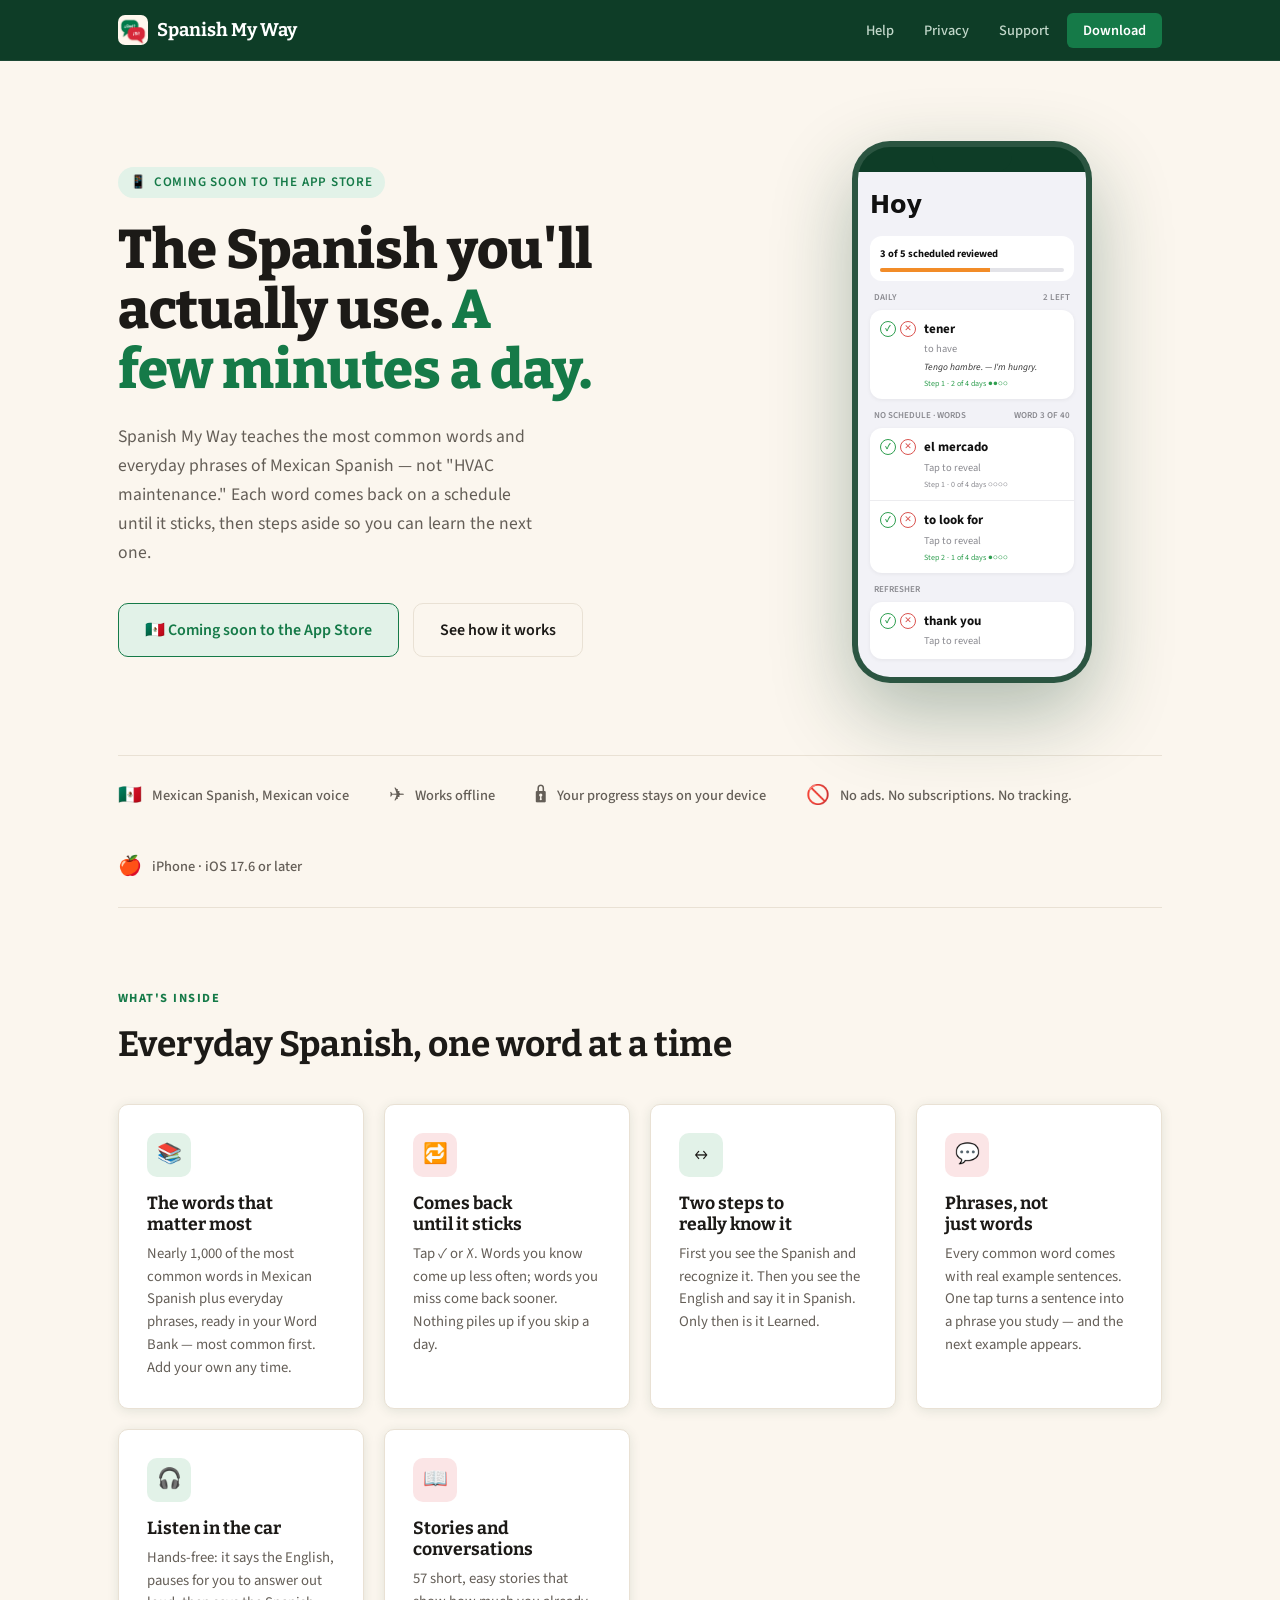
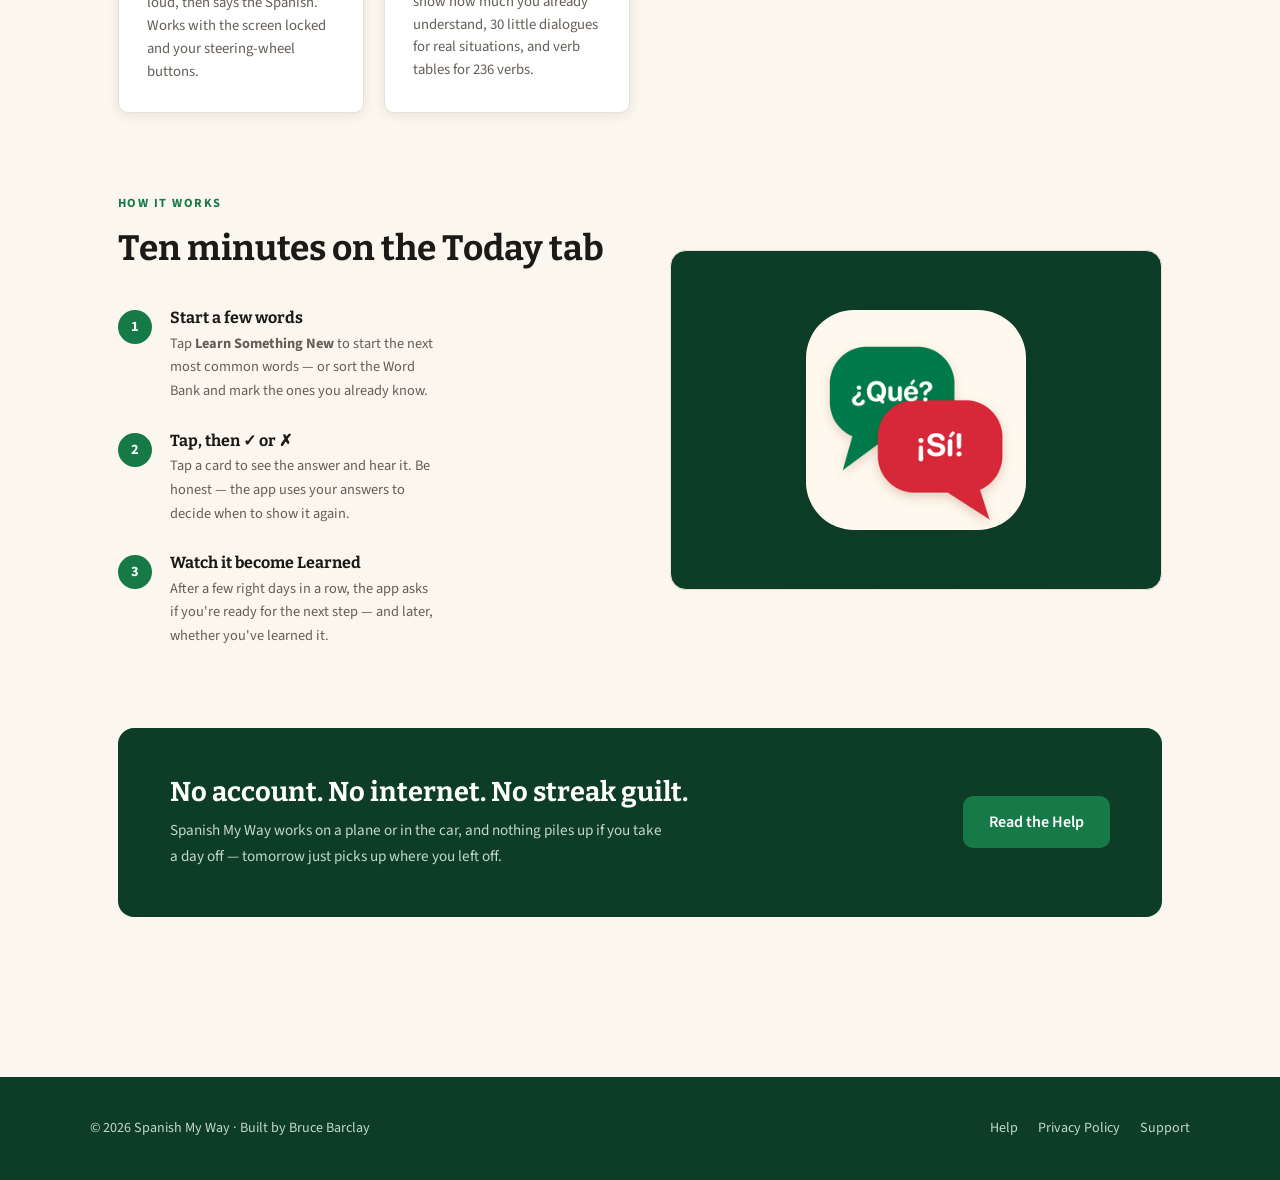
<file: index.html>
<!DOCTYPE html>
<html lang="en">
<head>
<meta charset="UTF-8">
<meta name="viewport" content="width=device-width, initial-scale=1.0">
<title>Spanish My Way</title>
<meta name="description" content="Learn the most common words and everyday phrases of Mexican Spanish — a few minutes a day, on a schedule that brings each word back just before you forget it.">
<link rel="icon" type="image/png" href="images/favicon.png">
<link rel="apple-touch-icon" href="images/apple-touch-icon.png">
<link rel="stylesheet" href="style.css">
<style>
/* ── Hero ── */
.hero {
  display: grid;
  grid-template-columns: 1fr 380px;
  gap: 60px;
  align-items: center;
  padding: 80px 0 72px;
}

.hero-tag {
  display: inline-flex;
  align-items: center;
  gap: 7px;
  background: var(--ember-pale);
  color: var(--ember);
  font-size: .82rem;
  font-weight: 600;
  letter-spacing: .06em;
  text-transform: uppercase;
  padding: 5px 12px;
  border-radius: 20px;
  margin-bottom: 22px;
}

.hero h1 {
  font-size: clamp(2.2rem, 4.5vw, 3.4rem);
  font-weight: 800;
  line-height: 1.1;
  margin-bottom: 22px;
  color: var(--ink);
}

.hero h1 em {
  font-style: normal;
  color: var(--ember);
}

.hero-sub {
  font-size: 1.1rem;
  color: var(--ink-muted);
  max-width: 46ch;
  margin-bottom: 36px;
}

.hero-actions {
  display: flex;
  gap: 14px;
  flex-wrap: wrap;
  align-items: center;
}

.btn-soon {
  background: var(--ember-pale);
  color: var(--ember);
  border: 1.5px solid var(--ember);
  cursor: default;
}
.btn-soon:hover { transform: none; box-shadow: none; }

.hero-phone {
  position: relative;
  display: flex;
  justify-content: center;
}

.phone-frame {
  width: 240px;
  background: var(--nav-bg);
  border-radius: 38px;
  border: 6px solid rgba(255,255,255,.12);
  box-shadow: 0 30px 80px rgba(14,61,39,.32), 0 0 0 1px rgba(255,255,255,.04);
  position: relative;
  overflow: hidden;
  display: flex;
  flex-direction: column;
}

.phone-notch {
  width: 80px;
  height: 26px;
  background: var(--nav-bg);
  border-radius: 0 0 16px 16px;
  align-self: center;
  margin-top: -1px;
  flex-shrink: 0;
  position: relative;
  z-index: 2;
}

/* The mock screen is always light, like the app in light mode. */
.phone-screen {
  flex: 1;
  background: #F2F2F7;
  padding: 14px 12px 18px;
  overflow: hidden;
}

.mock-title {
  font-family: system-ui, sans-serif;
  font-size: 24px;
  font-weight: 800;
  color: #111;
  margin-bottom: 10px;
}

.mock-list {
  background: white;
  border-radius: 12px;
  box-shadow: 0 1px 4px rgba(0,0,0,.06);
  overflow: hidden;
}

.mock-row {
  display: flex;
  gap: 8px;
  padding: 9px 10px;
  border-bottom: 1px solid #ECECEF;
  align-items: flex-start;
}
.mock-row:last-child { border-bottom: none; }
.mock-btns { display: flex; gap: 4px; flex-shrink: 0; padding-top: 2px; }
.mock-btn {
  width: 16px; height: 16px;
  border-radius: 50%;
  border: 1.5px solid;
  font-size: 9px;
  line-height: 13px;
  text-align: center;
  font-weight: 700;
}
.mock-ok { color: #2E9E4F; border-color: #2E9E4F; }
.mock-no { color: #D9534F; border-color: #D9534F; }
.mock-body { flex: 1; min-width: 0; }
.mock-es { font-size: 13px; font-weight: 700; color: #111; }
.mock-en { font-size: 10.5px; color: #8A8A90; }
.mock-ex { font-size: 9.5px; color: #333; font-style: italic; margin-top: 2px; }
.mock-dots { font-size: 8px; color: #2E9E4F; margin-top: 2px; }
.mock-dots.zero { color: #8A8A90; }
.mock-section {
  font-size: 9px;
  font-weight: 600;
  color: #8A8A90;
  text-transform: uppercase;
  margin: 10px 4px 4px;
  display: flex;
  justify-content: space-between;
}
.mock-progress {
  background: white;
  border-radius: 12px;
  padding: 9px 10px;
  font-size: 10.5px;
  font-weight: 700;
  color: #111;
}
.mock-bar { height: 4px; border-radius: 2px; background: #E3E3E8; margin-top: 6px; overflow: hidden; }
.mock-bar span { display: block; height: 100%; width: 60%; background: #F28C28; }

/* ── Trust bar ── */
.trust-bar {
  border-top: 1px solid var(--border);
  border-bottom: 1px solid var(--border);
  padding: 24px 0;
  display: flex;
  gap: 40px;
  flex-wrap: wrap;
  align-items: center;
}
.trust-item {
  display: flex;
  align-items: center;
  gap: 10px;
  font-size: .9rem;
  color: var(--ink-muted);
  font-weight: 500;
}
.trust-icon { font-size: 1.2rem; }

/* ── Features ── */
.features { padding: 80px 0 0; }
.features-grid {
  display: grid;
  grid-template-columns: repeat(auto-fit, minmax(240px, 1fr));
  gap: 20px;
}
.feature-card {
  background: var(--surface);
  border: 1px solid var(--border);
  border-radius: var(--radius);
  padding: 28px;
  box-shadow: var(--shadow);
}
.feature-icon {
  width: 44px; height: 44px;
  border-radius: 10px;
  display: grid;
  place-items: center;
  font-size: 1.25rem;
  margin-bottom: 16px;
}
.icon-ember { background: var(--ember-pale); }
.icon-flame { background: var(--flame-light); }

.feature-card h3 {
  font-size: 1.1rem;
  margin-bottom: 8px;
}
.feature-card p {
  font-size: .92rem;
  color: var(--ink-muted);
  line-height: 1.55;
}

/* ── How it works ── */
.how {
  padding: 80px 0 0;
  display: grid;
  grid-template-columns: 1fr 1fr;
  gap: 60px;
  align-items: center;
}
.how-steps { display: flex; flex-direction: column; gap: 28px; }
.step {
  display: flex;
  gap: 18px;
  align-items: flex-start;
}
.step-num {
  width: 34px; height: 34px;
  border-radius: 50%;
  background: var(--ember);
  color: white;
  font-weight: 700;
  font-size: .9rem;
  display: grid;
  place-items: center;
  flex-shrink: 0;
  margin-top: 2px;
}
.step-body h4 { font-size: 1rem; margin-bottom: 4px; }
.step-body p  { font-size: .9rem; color: var(--ink-muted); max-width: 38ch; }

.how-visual {
  background: var(--char-deep);
  border-radius: 16px;
  height: 340px;
  display: grid;
  place-items: center;
  border: 1px solid var(--border);
  overflow: hidden;
}
.how-visual img {
  width: 220px;
  height: 220px;
  border-radius: 48px;
  box-shadow: 0 20px 60px rgba(14,61,39,.30);
}

/* ── iCloud band ── */
.icloud-band {
  margin-top: 80px;
  background: var(--char-deep);
  border-radius: 16px;
  padding: 48px 52px;
  display: flex;
  gap: 40px;
  align-items: center;
  justify-content: space-between;
  flex-wrap: wrap;
}
.icloud-band h2 {
  color: white;
  font-size: 1.7rem;
  margin-bottom: 10px;
}
.icloud-band p {
  color: #C3D8CB;
  font-size: .95rem;
}
.icloud-band .btn-primary { white-space: nowrap; }

/* ── Responsive ── */
@media (max-width: 760px) {
  .hero { grid-template-columns: 1fr; padding-top: 56px; }
  .hero-phone { display: none; }
  .how { grid-template-columns: 1fr; }
  .how-visual { display: none; }
  .icloud-band { padding: 32px 24px; }
}
</style>
</head>
<body>

<nav class="site-nav" aria-label="Site navigation">
  <div class="nav-inner">
    <a href="index.html" class="nav-logo">
      <img src="images/icon.png" alt="" class="nav-logo-icon">
      Spanish My Way
    </a>
    <ul class="nav-links">
      <li><a href="help.html">Help</a></li>
      <li><a href="privacy.html">Privacy</a></li>
      <li><a href="support.html">Support</a></li>
      <li><a href="#download" class="nav-cta">Download</a></li>
    </ul>
  </div>
</nav>

<main>
<div class="page-content">

  <!-- Hero -->
  <section class="hero">
    <div class="hero-copy">
      <div class="hero-tag">
        <span>📱</span> Coming soon to the App Store
      </div>
      <h1>The Spanish you'll actually use. <em>A few minutes a day.</em></h1>
      <p class="hero-sub">Spanish My Way teaches the most common words and everyday phrases of Mexican Spanish — not "HVAC maintenance." Each word comes back on a schedule until it sticks, then steps aside so you can learn the next one.</p>
      <div class="hero-actions" id="download">
        <!-- TODO at release: swap for the real App Store link, like PrayIt's
             <a href="https://apps.apple.com/us/app/spanish-helper/id…" class="btn btn-primary" target="_blank" rel="noopener">⬇ Download on the App Store</a> -->
        <span class="btn btn-soon" aria-label="Spanish My Way is coming soon to the App Store">🇲🇽 Coming soon to the App Store</span>
        <a href="help.html" class="btn btn-ghost">See how it works</a>
      </div>
    </div>

    <div class="hero-phone" aria-hidden="true">
      <div class="phone-frame">
        <div class="phone-notch"></div>
        <div class="phone-screen">
          <div class="mock-title">Hoy</div>
          <div class="mock-progress">3 of 5 scheduled reviewed<div class="mock-bar"><span></span></div></div>
          <div class="mock-section"><span>Daily</span><span>2 left</span></div>
          <div class="mock-list">
            <div class="mock-row">
              <div class="mock-btns"><span class="mock-btn mock-ok">✓</span><span class="mock-btn mock-no">✕</span></div>
              <div class="mock-body">
                <div class="mock-es">tener</div>
                <div class="mock-en">to have</div>
                <div class="mock-ex">Tengo hambre. — I'm hungry.</div>
                <div class="mock-dots">Step 1 · 2 of 4 days ●●○○</div>
              </div>
            </div>
          </div>
          <div class="mock-section"><span>No Schedule · Words</span><span>Word 3 of 40</span></div>
          <div class="mock-list">
            <div class="mock-row">
              <div class="mock-btns"><span class="mock-btn mock-ok">✓</span><span class="mock-btn mock-no">✕</span></div>
              <div class="mock-body">
                <div class="mock-es">el mercado</div>
                <div class="mock-en">Tap to reveal</div>
                <div class="mock-dots zero">Step 1 · 0 of 4 days ○○○○</div>
              </div>
            </div>
            <div class="mock-row">
              <div class="mock-btns"><span class="mock-btn mock-ok">✓</span><span class="mock-btn mock-no">✕</span></div>
              <div class="mock-body">
                <div class="mock-es">to look for</div>
                <div class="mock-en">Tap to reveal</div>
                <div class="mock-dots">Step 2 · 1 of 4 days ●○○○</div>
              </div>
            </div>
          </div>
          <div class="mock-section"><span>Refresher</span></div>
          <div class="mock-list">
            <div class="mock-row">
              <div class="mock-btns"><span class="mock-btn mock-ok">✓</span><span class="mock-btn mock-no">✕</span></div>
              <div class="mock-body">
                <div class="mock-es">thank you</div>
                <div class="mock-en">Tap to reveal</div>
              </div>
            </div>
          </div>
        </div>
      </div>
    </div>
  </section>

  <!-- Trust bar -->
  <div class="trust-bar">
    <div class="trust-item"><span class="trust-icon">🇲🇽</span> Mexican Spanish, Mexican voice</div>
    <div class="trust-item"><span class="trust-icon">✈️</span> Works offline</div>
    <div class="trust-item"><span class="trust-icon">🔒</span> Your progress stays on your device</div>
    <div class="trust-item"><span class="trust-icon">🚫</span> No ads. No subscriptions. No tracking.</div>
    <div class="trust-item"><span class="trust-icon">🍎</span> iPhone · iOS 17.6 or later</div>
  </div>

  <!-- Features -->
  <section class="features">
    <p class="eyebrow">What's inside</p>
    <h2 class="section-title">Everyday Spanish, one word at a time</h2>
    <div class="features-grid">
      <div class="feature-card">
        <div class="feature-icon icon-ember">📚</div>
        <h3>The words that matter most</h3>
        <p>Nearly 1,000 of the most common words in Mexican Spanish plus everyday phrases, ready in your Word Bank — most common first. Add your own any time.</p>
      </div>
      <div class="feature-card">
        <div class="feature-icon icon-flame">🔁</div>
        <h3>Comes back until it sticks</h3>
        <p>Tap ✓ or ✗. Words you know come up less often; words you miss come back sooner. Nothing piles up if you skip a day.</p>
      </div>
      <div class="feature-card">
        <div class="feature-icon icon-ember">↔️</div>
        <h3>Two steps to really know it</h3>
        <p>First you see the Spanish and recognize it. Then you see the English and say it in Spanish. Only then is it Learned.</p>
      </div>
      <div class="feature-card">
        <div class="feature-icon icon-flame">💬</div>
        <h3>Phrases, not just words</h3>
        <p>Every common word comes with real example sentences. One tap turns a sentence into a phrase you study — and the next example appears.</p>
      </div>
      <div class="feature-card">
        <div class="feature-icon icon-ember">🎧</div>
        <h3>Listen in the car</h3>
        <p>Hands-free: it says the English, pauses for you to answer out loud, then says the Spanish. Works with the screen locked and your steering-wheel buttons.</p>
      </div>
      <div class="feature-card">
        <div class="feature-icon icon-flame">📖</div>
        <h3>Stories and conversations</h3>
        <p>57 short, easy stories that show how much you already understand, 30 little dialogues for real situations, and verb tables for 236 verbs.</p>
      </div>
    </div>
  </section>

  <!-- How it works -->
  <section class="how">
    <div>
      <p class="eyebrow">How it works</p>
      <h2 class="section-title">Ten minutes on the Today tab</h2>
      <div class="how-steps">
        <div class="step">
          <div class="step-num">1</div>
          <div class="step-body">
            <h4>Start a few words</h4>
            <p>Tap <strong>Learn Something New</strong> to start the next most common words — or sort the Word Bank and mark the ones you already know.</p>
          </div>
        </div>
        <div class="step">
          <div class="step-num">2</div>
          <div class="step-body">
            <h4>Tap, then ✓ or ✗</h4>
            <p>Tap a card to see the answer and hear it. Be honest — the app uses your answers to decide when to show it again.</p>
          </div>
        </div>
        <div class="step">
          <div class="step-num">3</div>
          <div class="step-body">
            <h4>Watch it become Learned</h4>
            <p>After a few right days in a row, the app asks if you're ready for the next step — and later, whether you've learned it.</p>
          </div>
        </div>
      </div>
    </div>
    <div class="how-visual" aria-hidden="true"><img src="images/icon.png" alt=""></div>
  </section>

  <!-- Band -->
  <div class="icloud-band">
    <div>
      <h2>No account. No internet. No streak guilt.</h2>
      <p>Spanish My Way works on a plane or in the car, and nothing piles up if you take a day off — tomorrow just picks up where you left off.</p>
    </div>
    <a href="help.html" class="btn btn-primary">Read the Help</a>
  </div>

</div>
</main>

<footer class="site-footer">
  <div class="footer-inner">
    <span>© 2026 Spanish My Way · Built by Bruce Barclay</span>
    <ul class="footer-links">
      <li><a href="help.html">Help</a></li>
      <li><a href="privacy.html">Privacy Policy</a></li>
      <li><a href="support.html">Support</a></li>
    </ul>
  </div>
</footer>

</body>
</html>
</file>
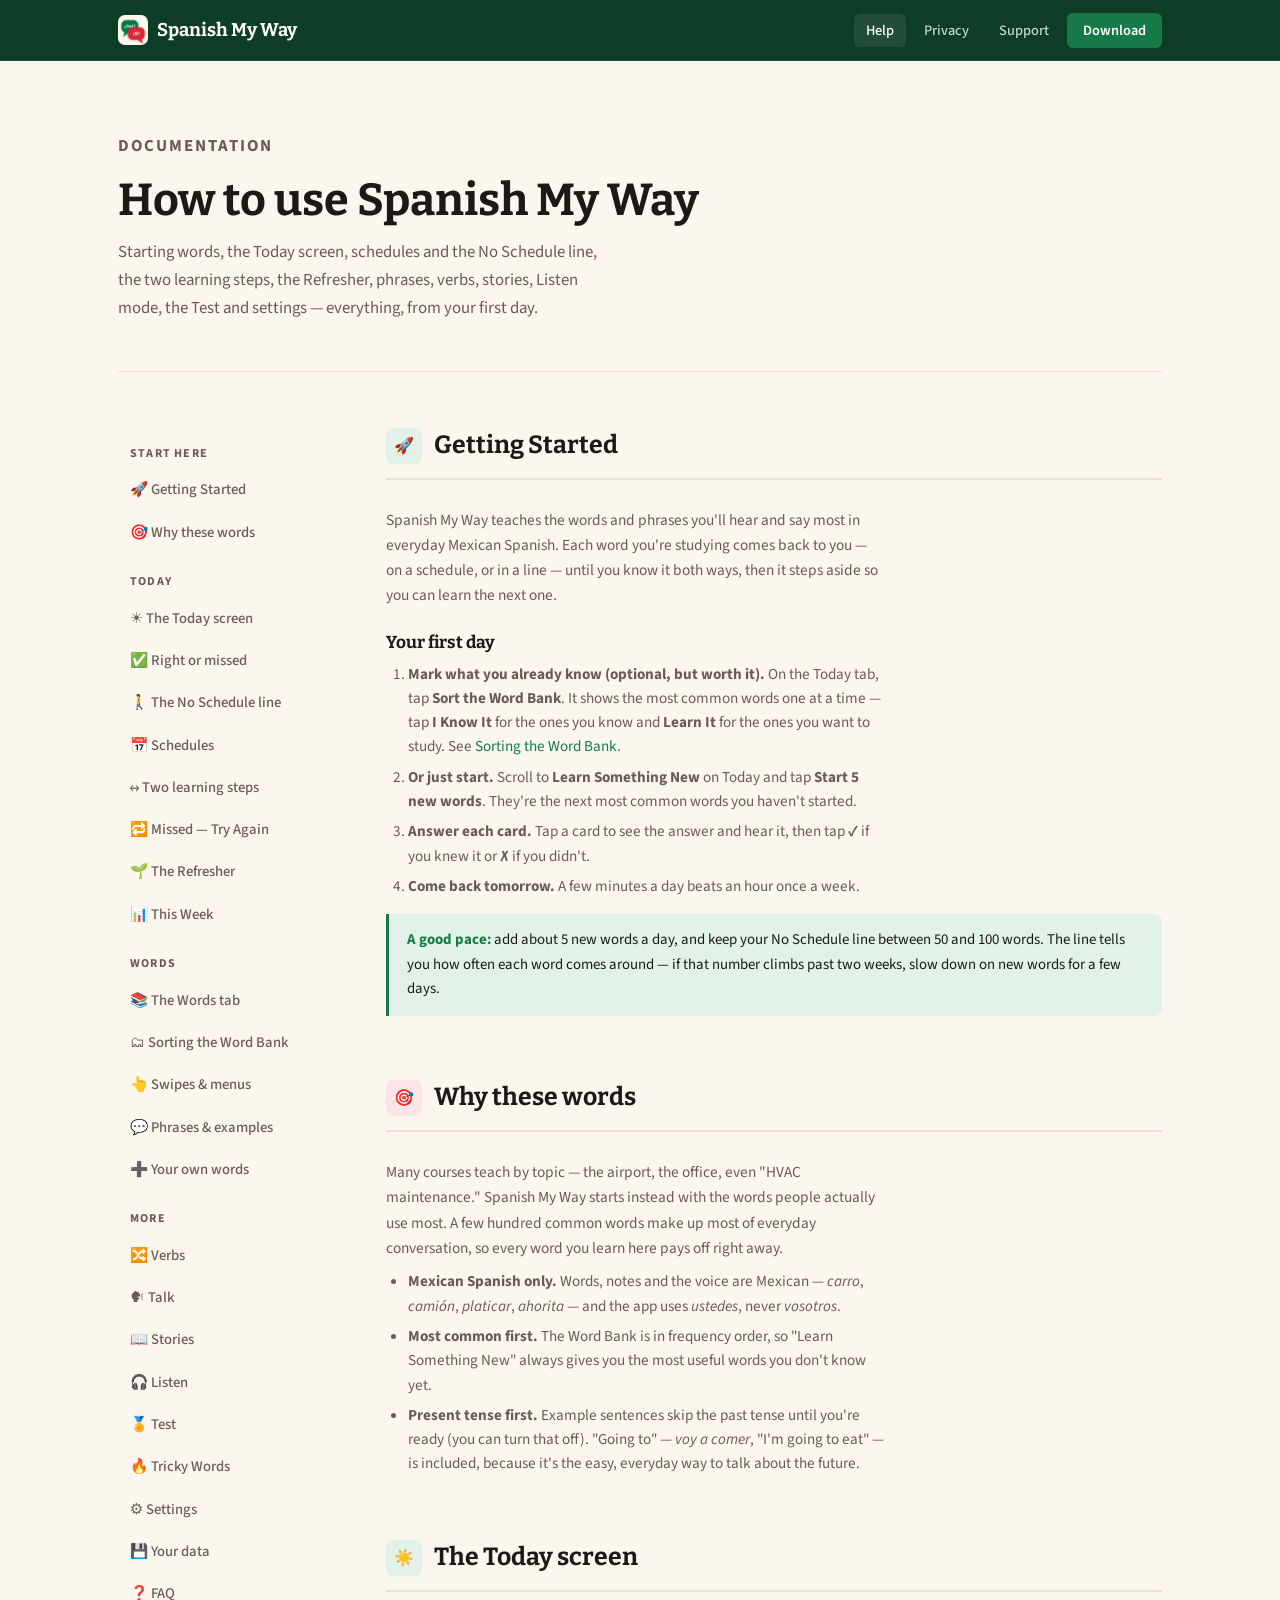
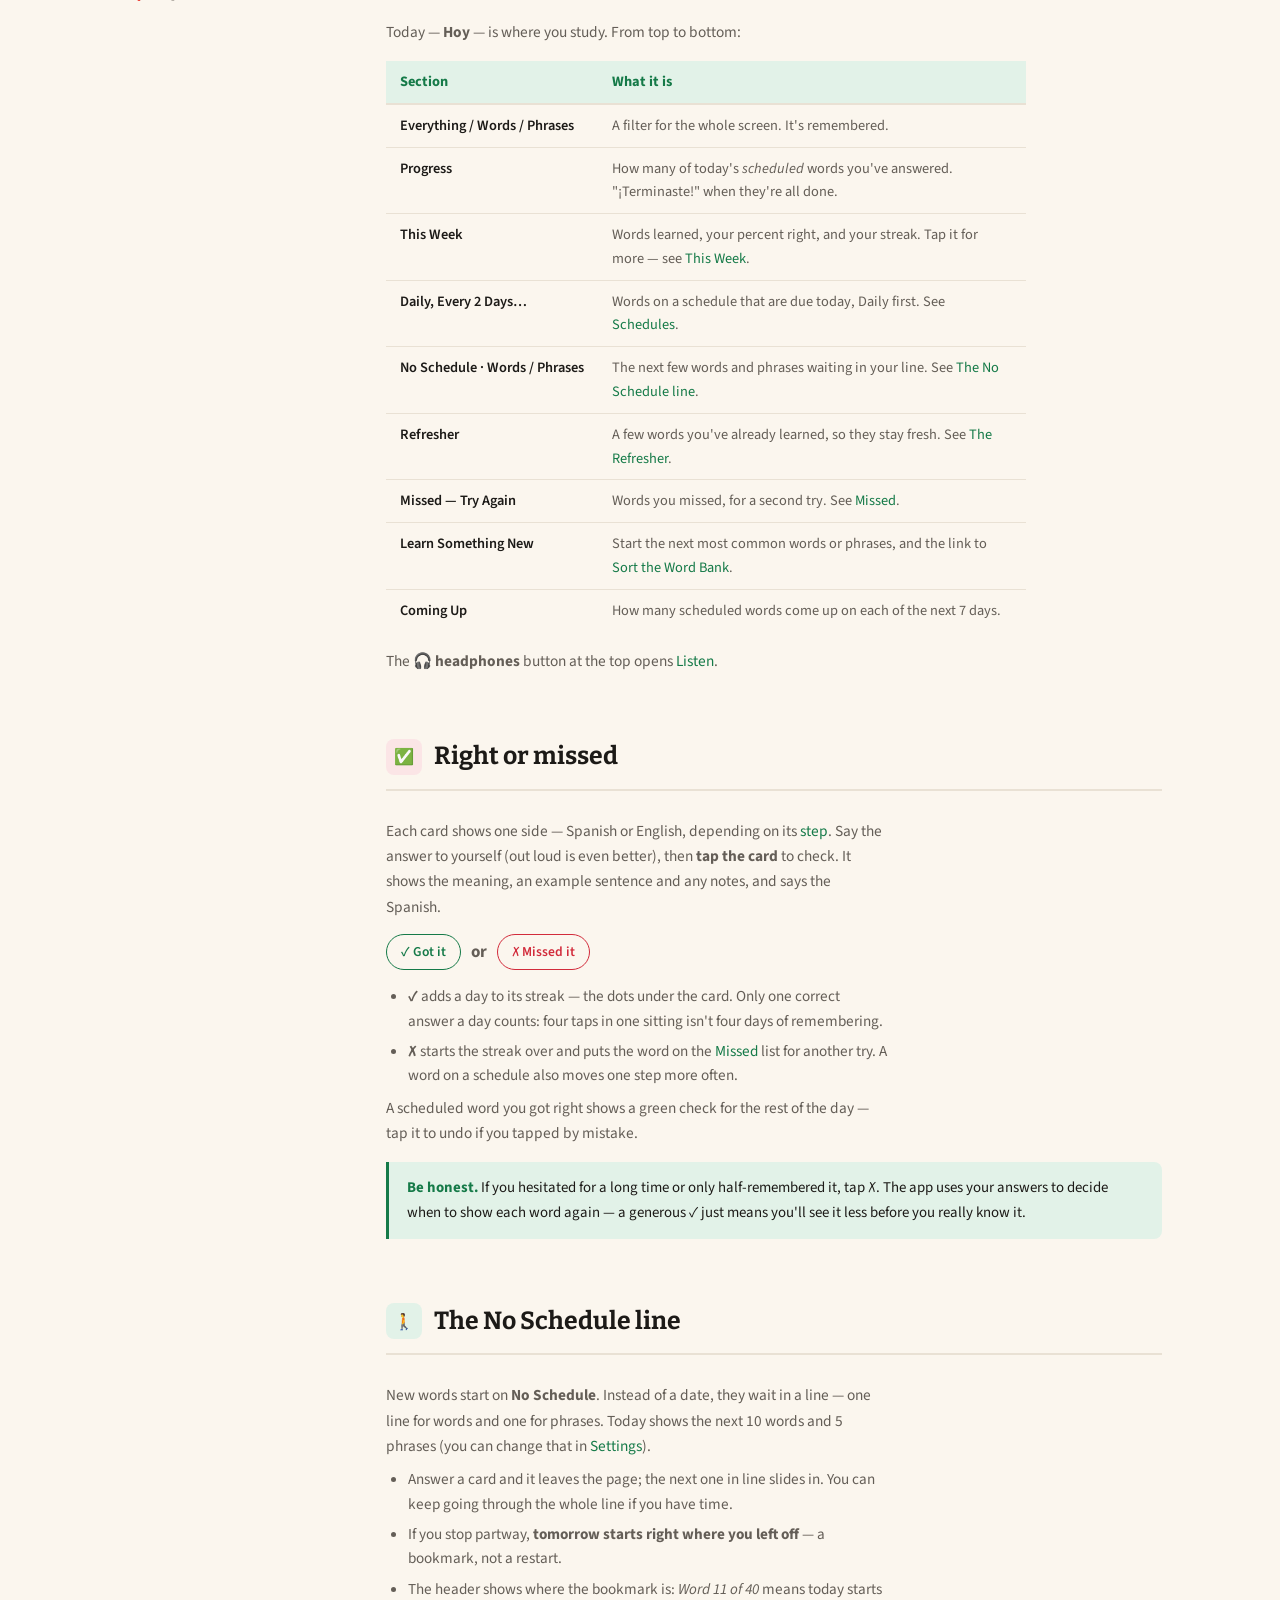
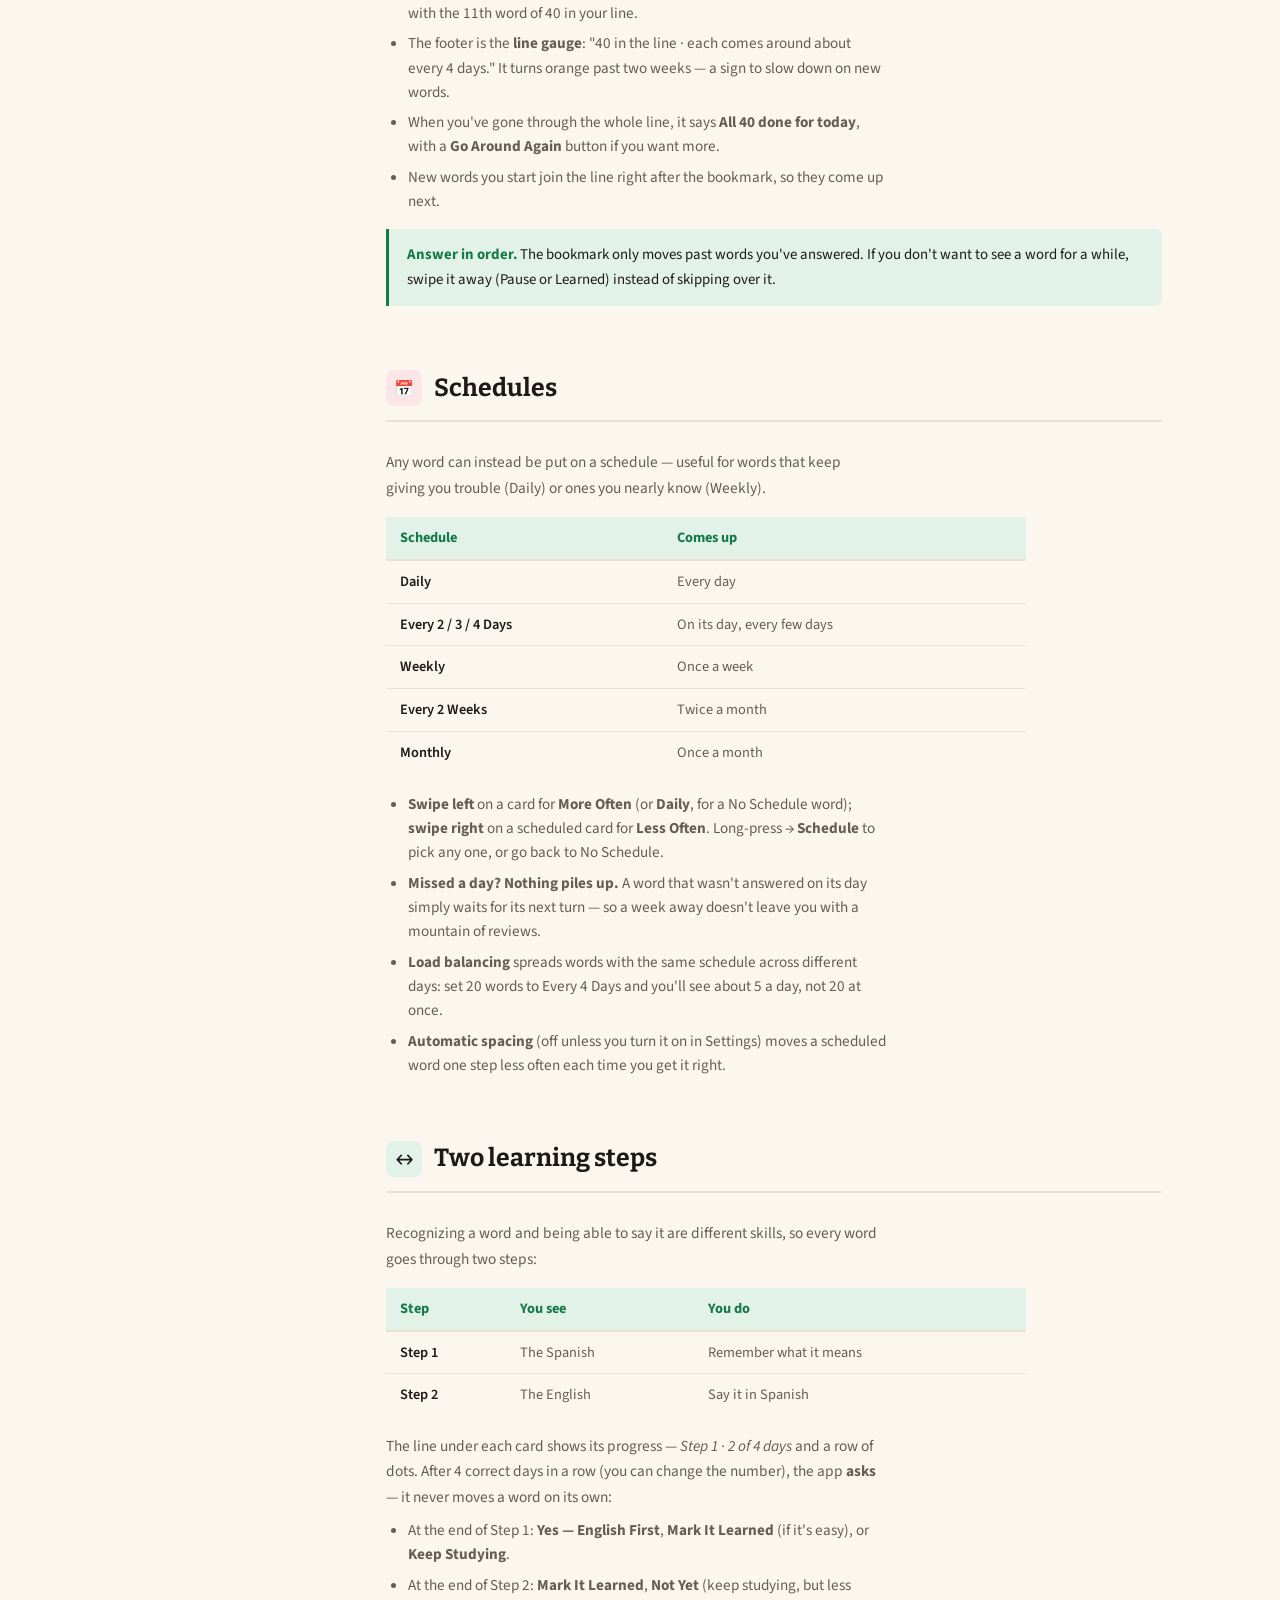
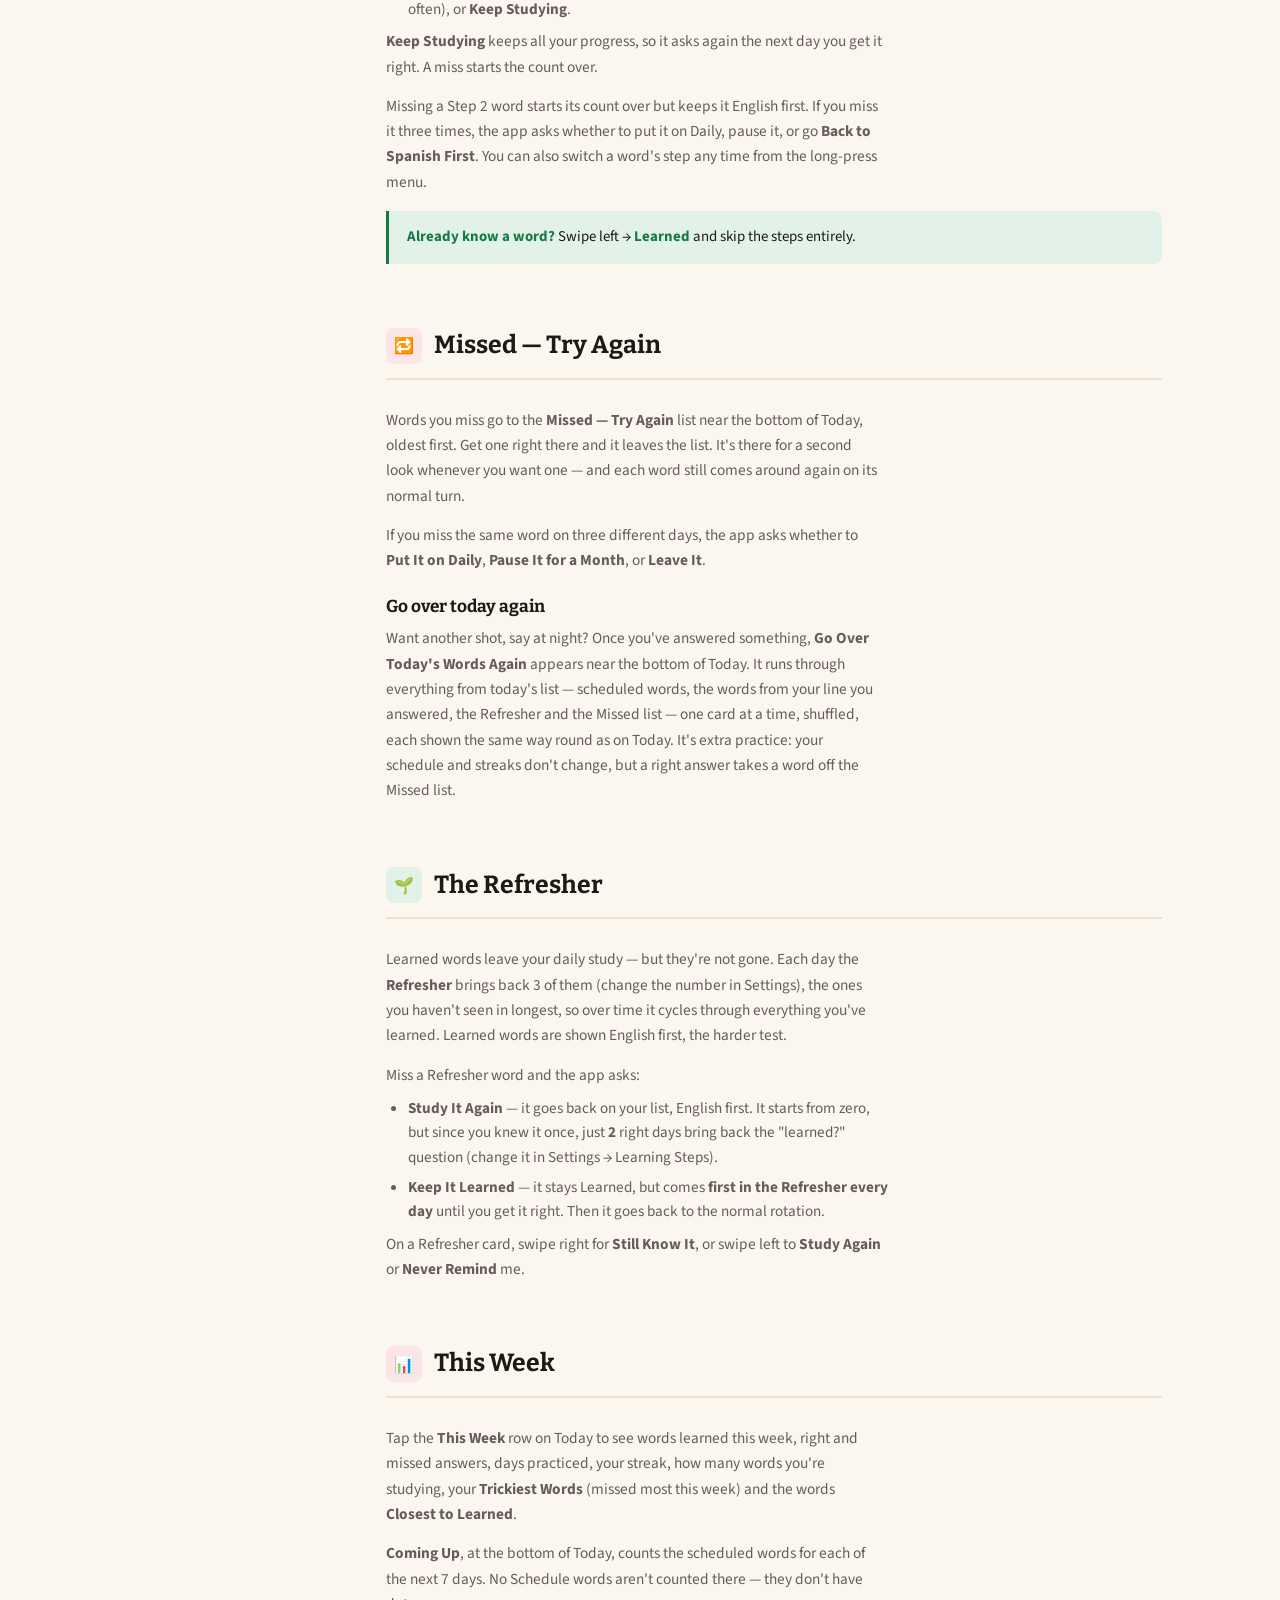
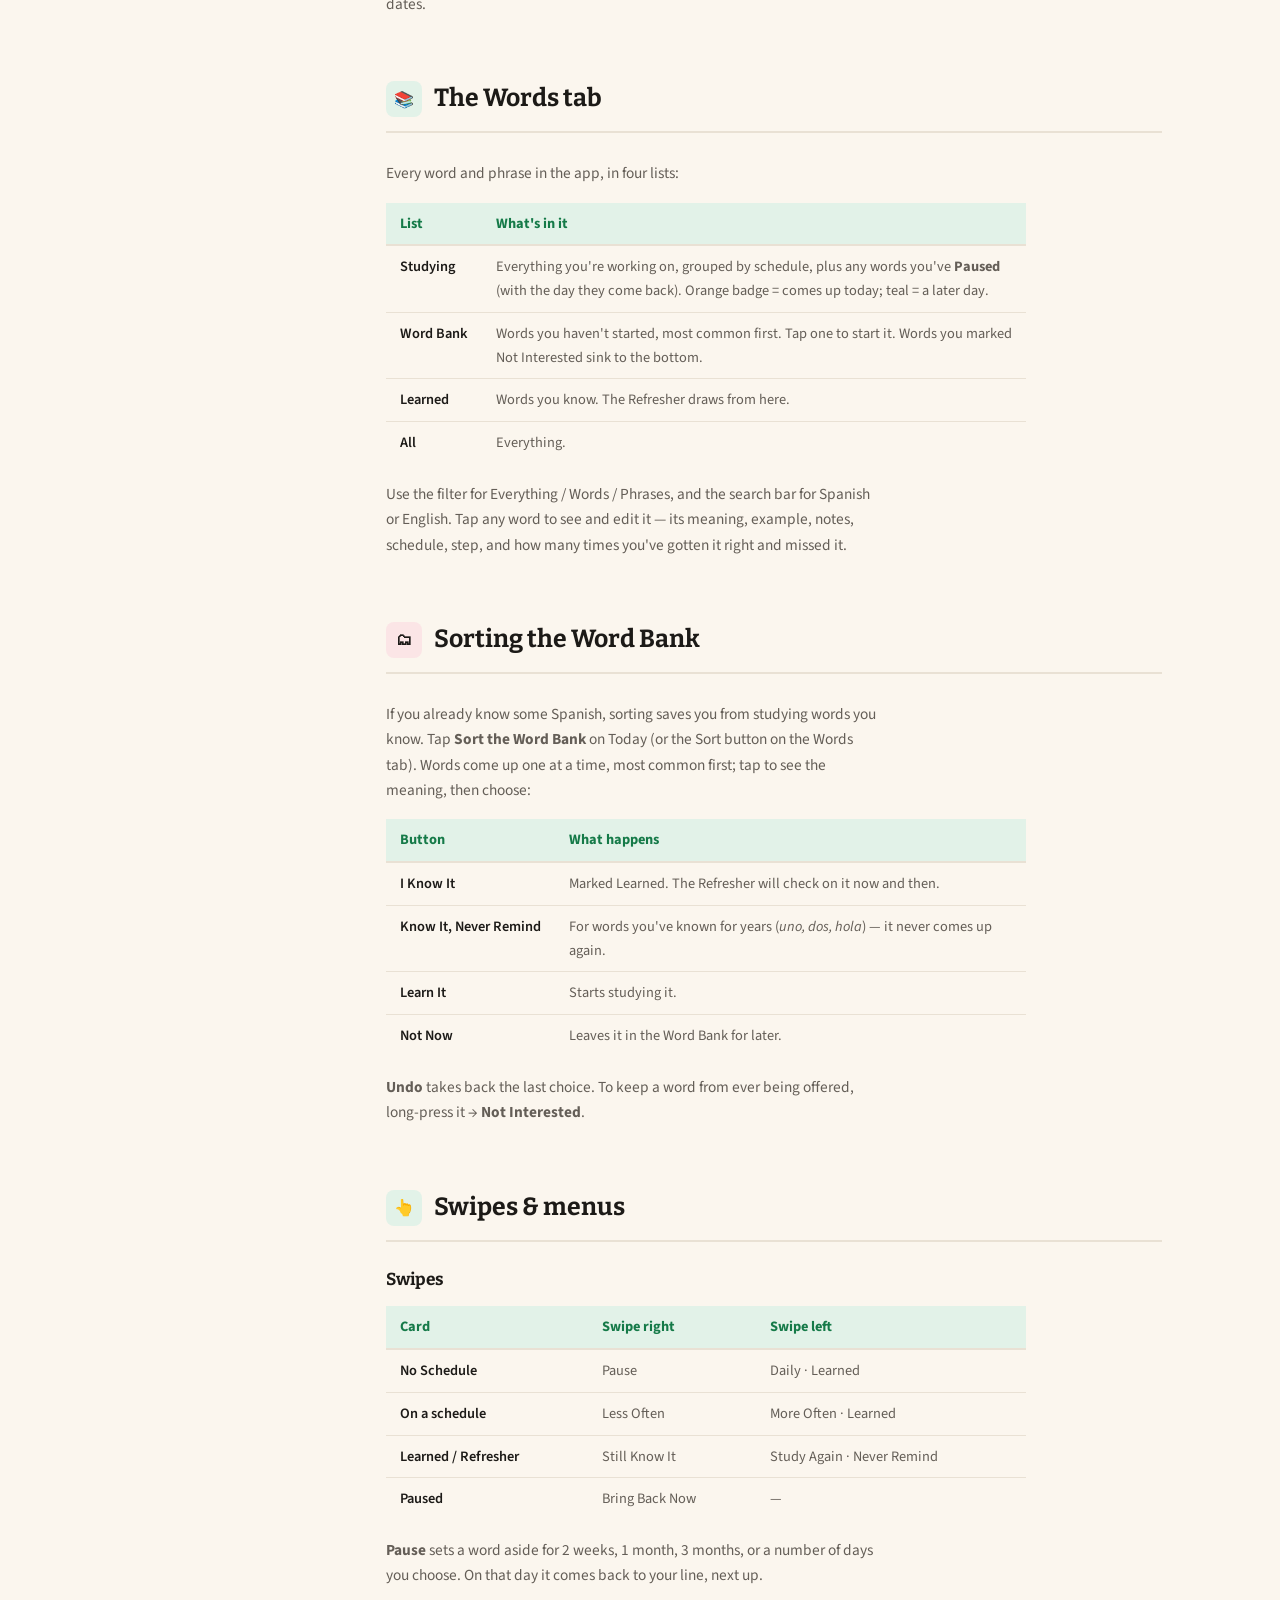
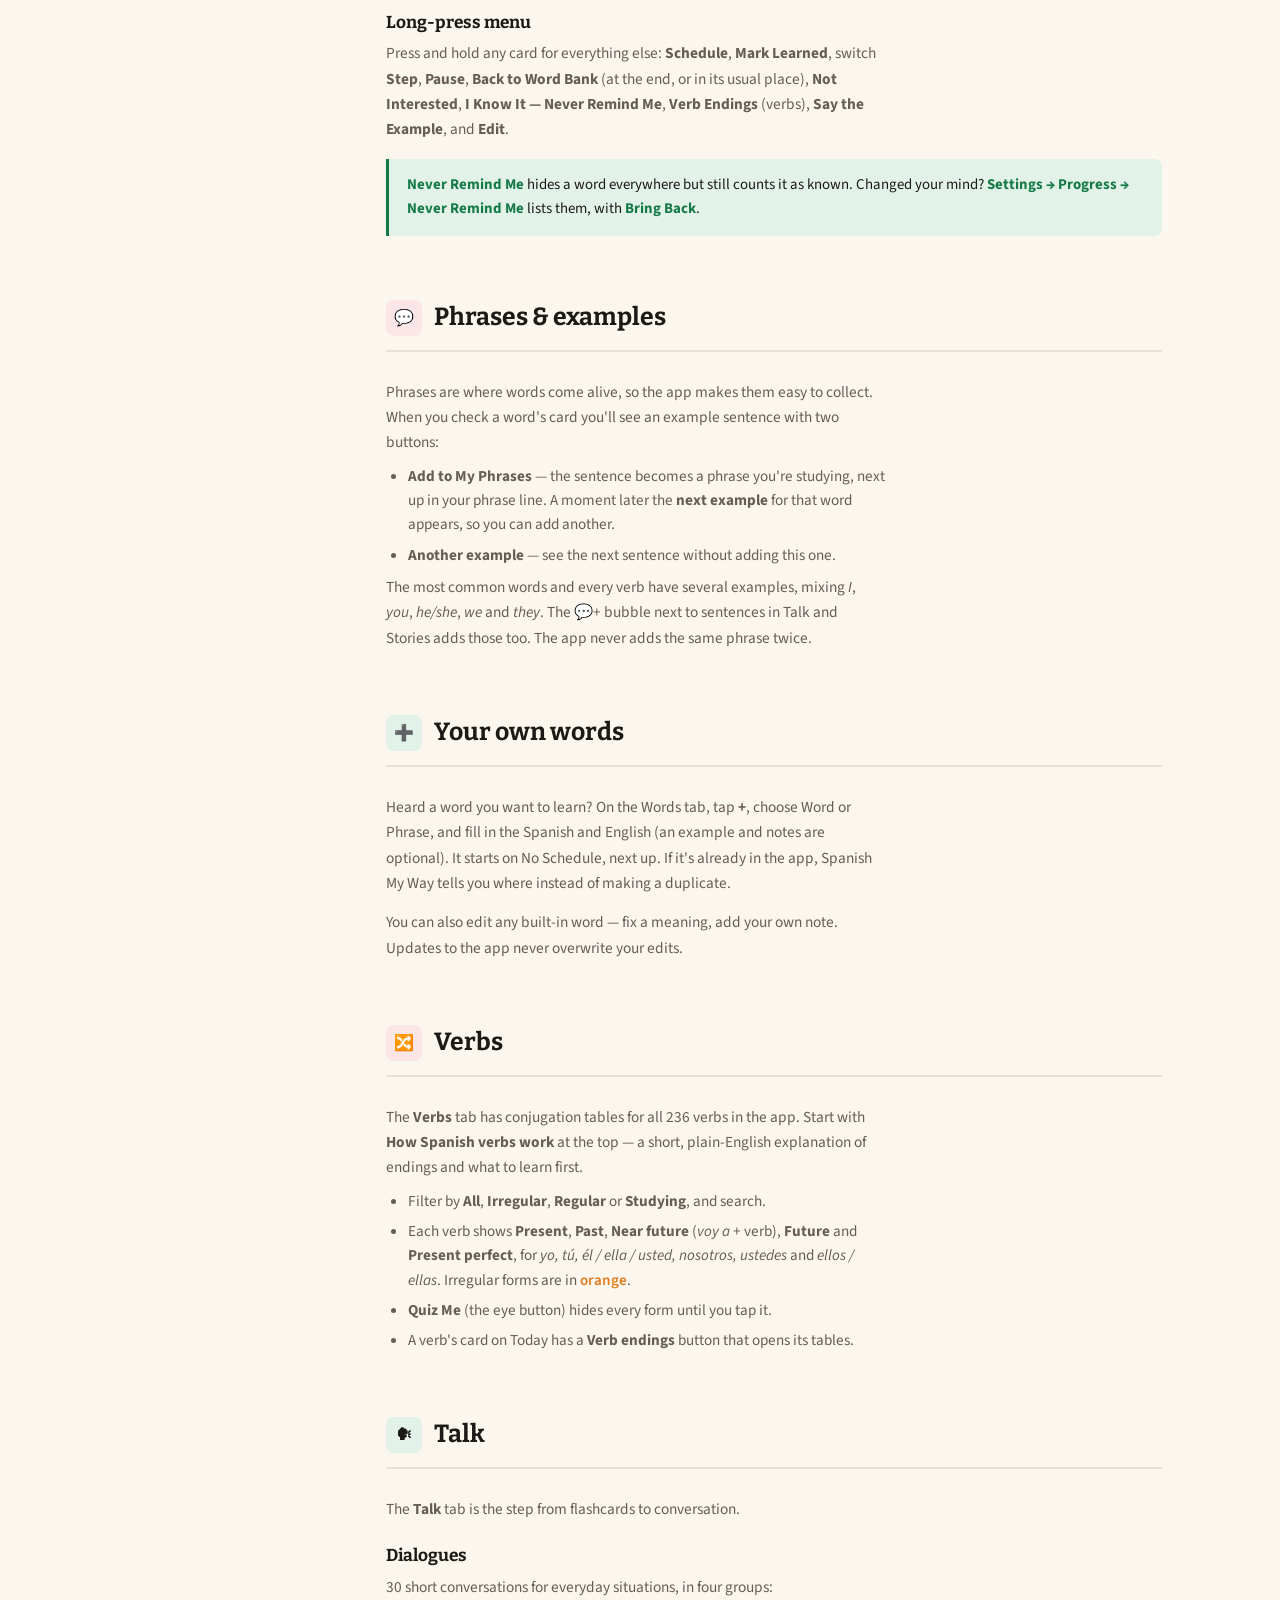
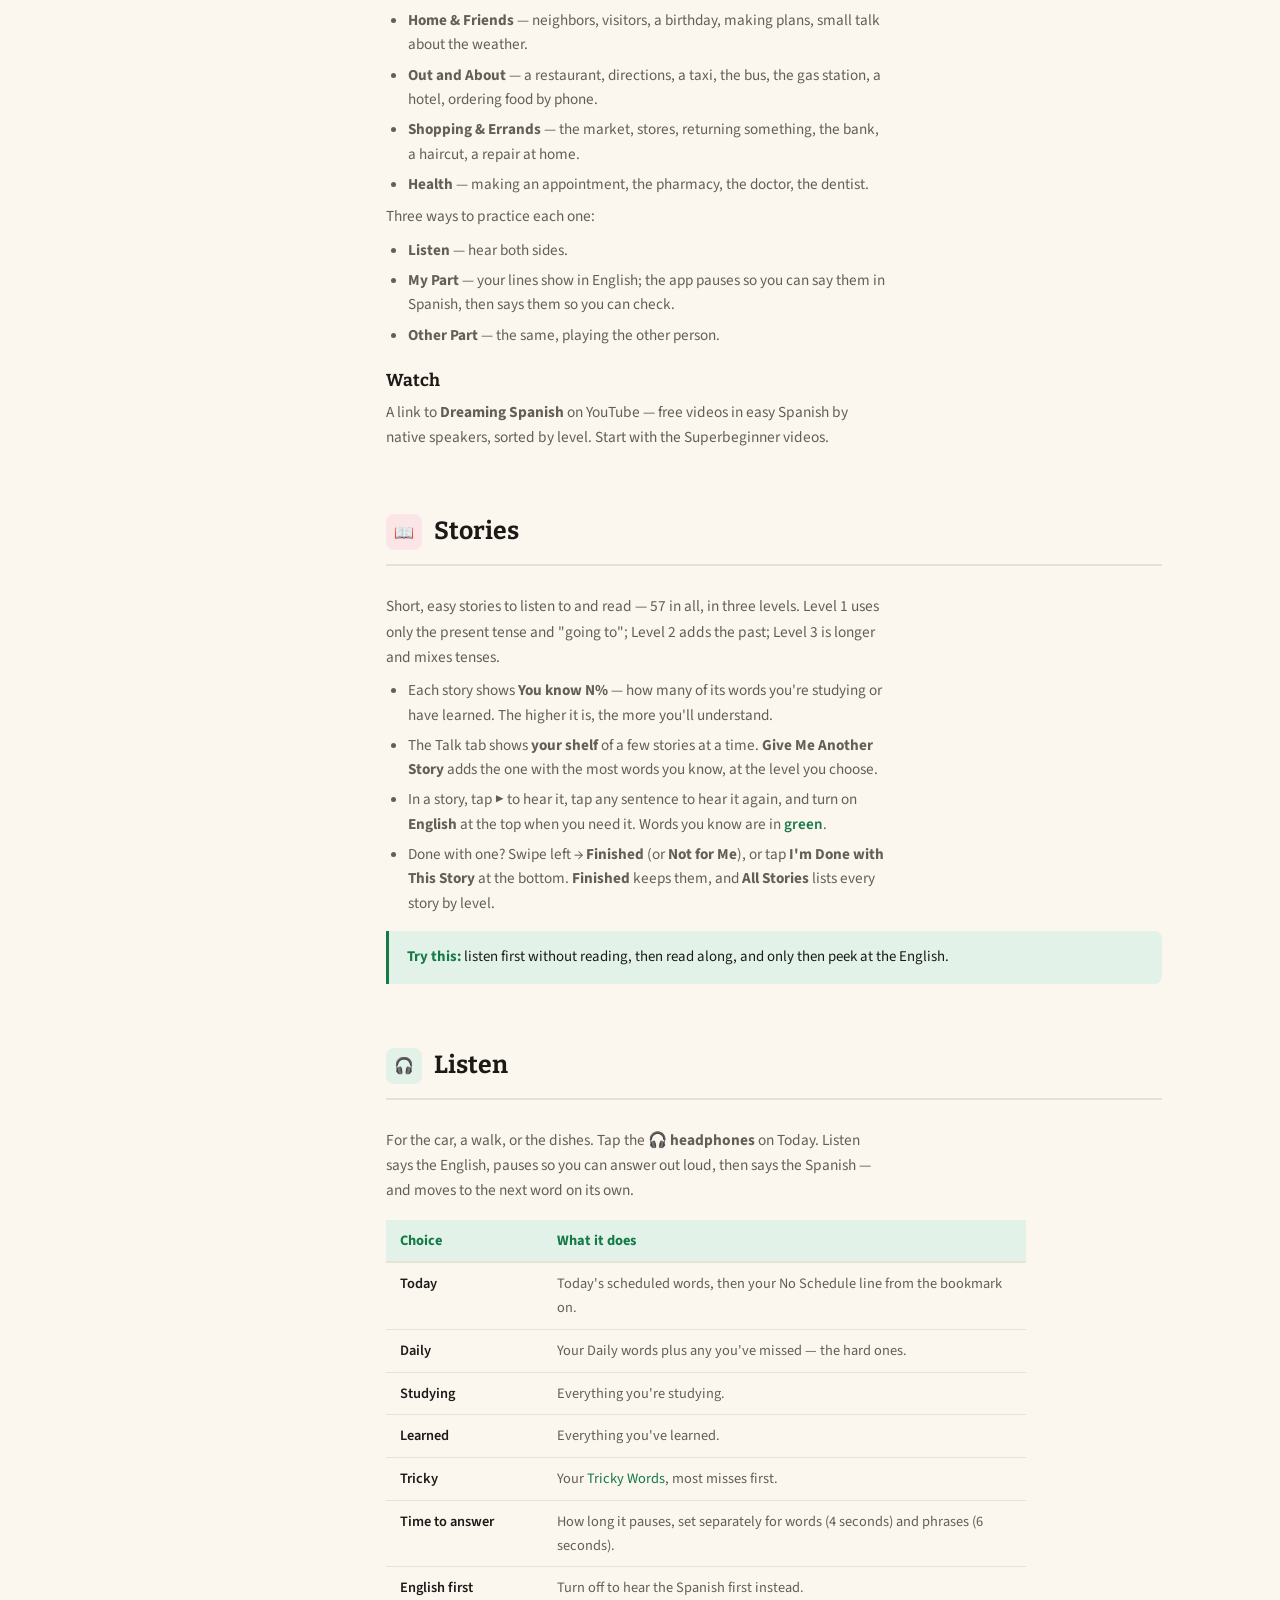
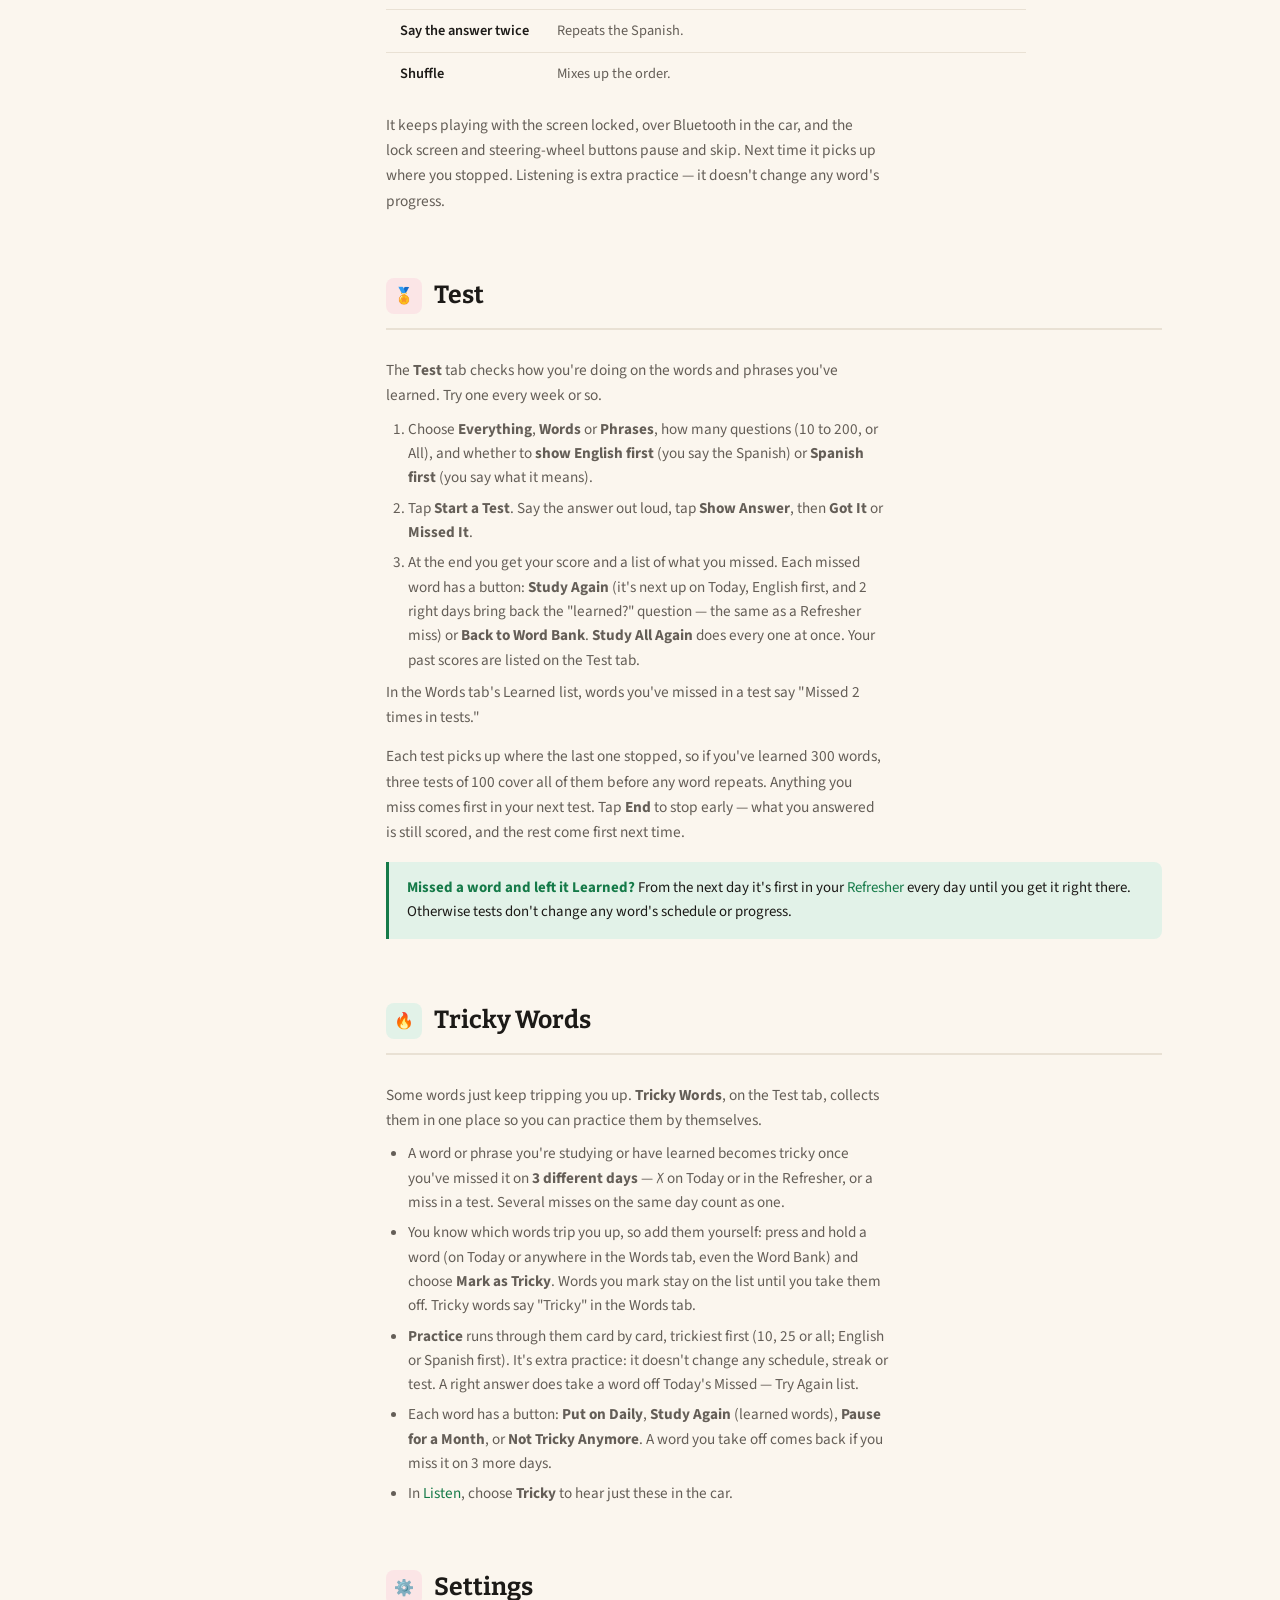
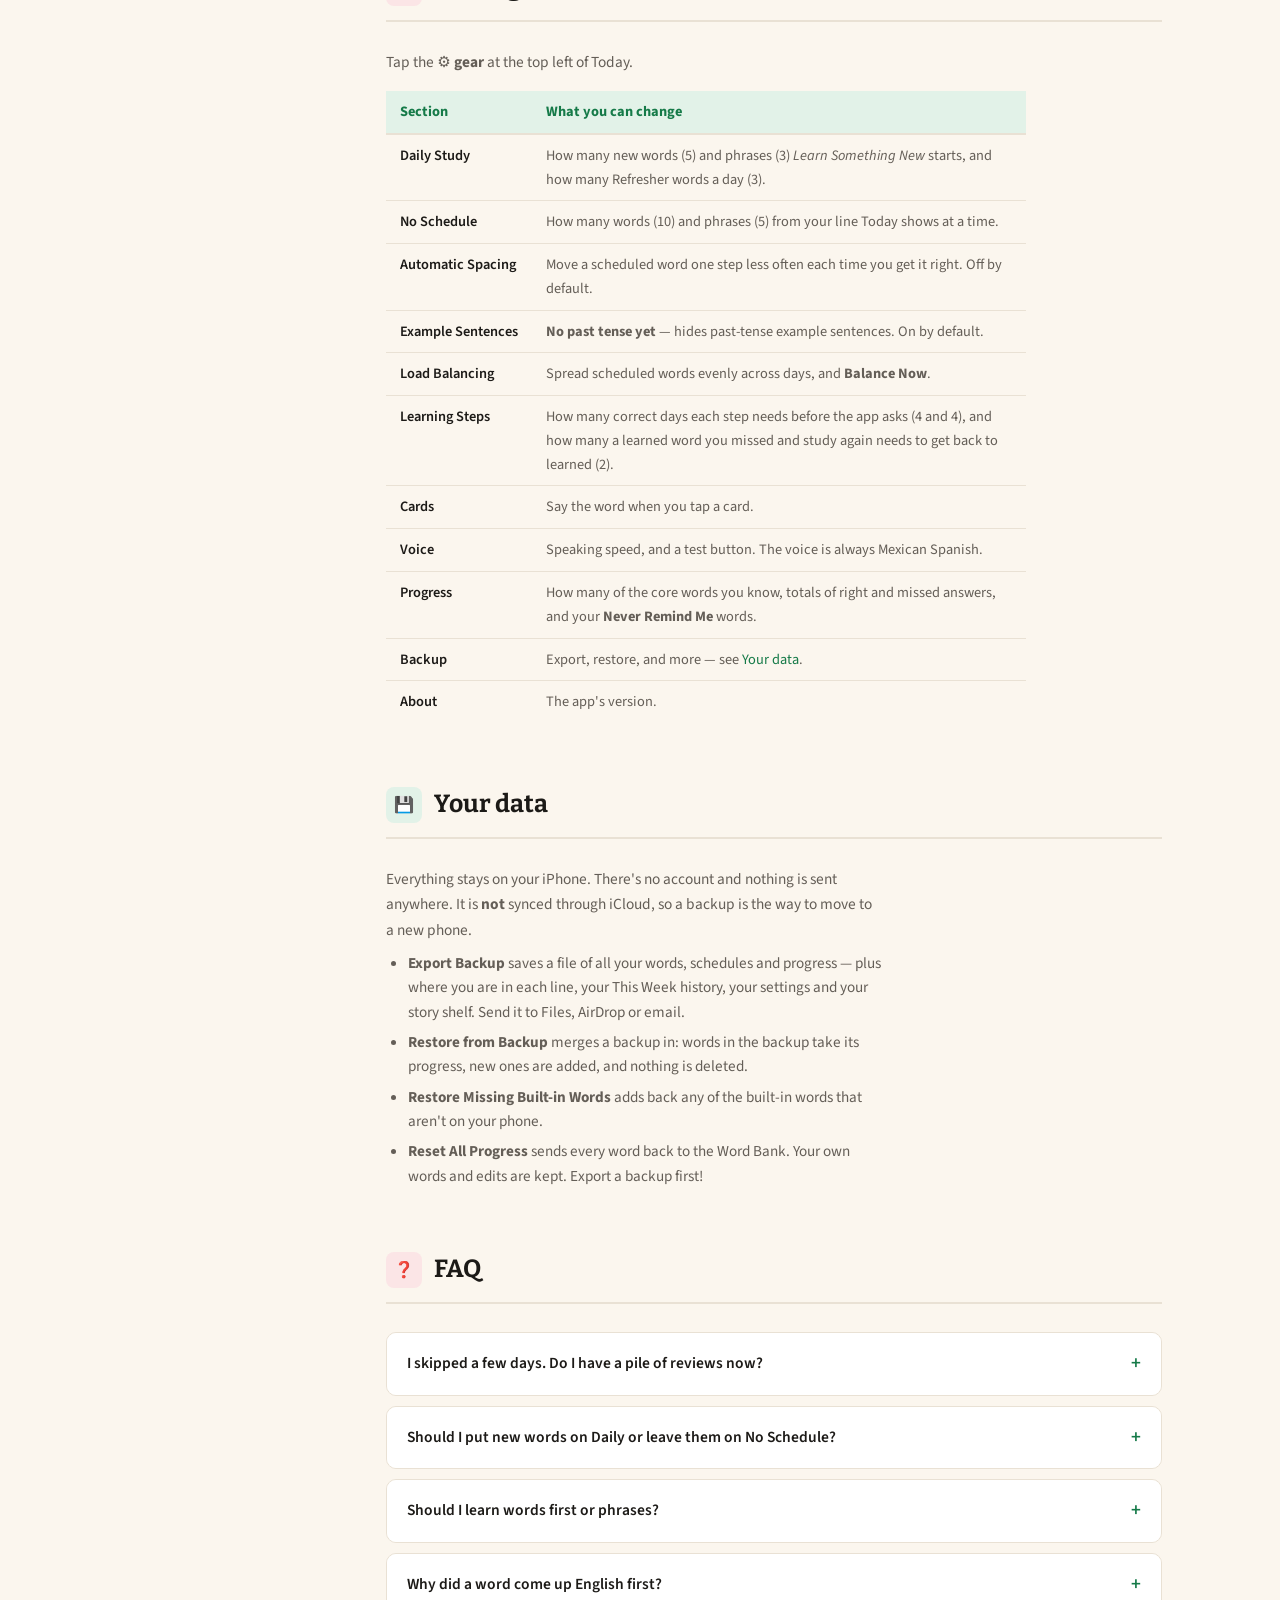
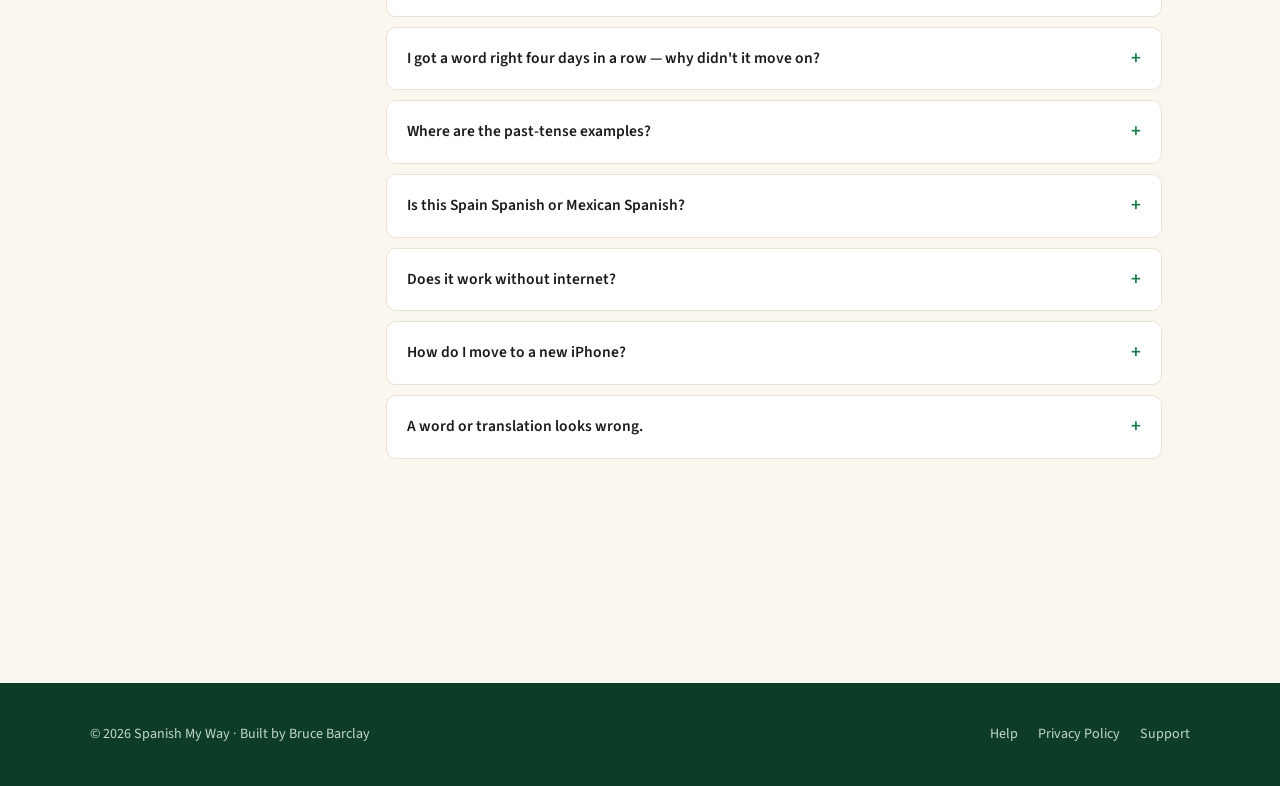
<file: help.html>
<!DOCTYPE html>
<html lang="en">
<head>
<meta charset="UTF-8">
<meta name="viewport" content="width=device-width, initial-scale=1.0">
<title>Help — Spanish My Way</title>
<meta name="description" content="How to use Spanish My Way — starting words, the Today screen, schedules and the No Schedule line, the two learning steps, the Refresher, phrases, verbs, stories, Listen mode and settings.">
<link rel="icon" type="image/png" href="images/favicon.png">
<link rel="apple-touch-icon" href="images/apple-touch-icon.png">
<link rel="stylesheet" href="style.css">
<style>
.help-hero {
  padding: 60px 0 48px;
  border-bottom: 1px solid var(--border);
  margin-bottom: 56px;
}
.help-hero h1 { font-size: clamp(2rem, 4vw, 2.8rem); margin-top: .3em; }
.help-hero p  { font-size: 1.05rem; color: var(--ink-muted); margin-top: .7em; }

.help-layout {
  display: grid;
  grid-template-columns: 220px 1fr;
  gap: 48px;
  align-items: start;
}

/* Sidebar */
.help-sidebar {
  position: sticky;
  top: 80px;
}
.help-sidebar nav { display: flex; flex-direction: column; gap: 4px; }
.help-sidebar a {
  color: var(--ink-muted);
  font-size: .92rem;
  font-weight: 500;
  padding: 7px 12px;
  border-radius: 7px;
  display: flex;
  align-items: center;
  gap: 9px;
  text-decoration: none;
  transition: background .12s, color .12s;
}
.help-sidebar a:hover,
.help-sidebar a.active {
  background: var(--ember-pale);
  color: var(--ember);
}
.help-sidebar .section-group {
  font-size: .75rem;
  font-weight: 700;
  letter-spacing: .1em;
  text-transform: uppercase;
  color: var(--ink-muted);
  padding: 16px 12px 4px;
}

/* Content */
.help-section {
  margin-bottom: 64px;
  scroll-margin-top: 80px;
}
.help-section h2 {
  font-size: 1.55rem;
  display: flex;
  align-items: center;
  gap: 12px;
  padding-bottom: 14px;
  border-bottom: 2px solid var(--border);
  margin-bottom: 28px;
}
.help-section h2 .tab-icon {
  width: 36px; height: 36px;
  border-radius: 8px;
  background: var(--ember-pale);
  display: grid;
  place-items: center;
  font-size: 1rem;
  flex-shrink: 0;
}
.flame-bg { background: var(--flame-light) !important; }

.help-section h3 {
  font-size: 1.08rem;
  margin: 24px 0 8px;
  color: var(--ink);
}
.help-section p {
  font-size: .96rem;
  color: var(--ink-muted);
  line-height: 1.65;
  max-width: 62ch;
}
.help-section ul, .help-section ol {
  margin: 8px 0 8px 22px;
  display: flex;
  flex-direction: column;
  gap: 6px;
}
.help-section li {
  font-size: .95rem;
  color: var(--ink-muted);
  line-height: 1.6;
  max-width: 60ch;
}

/* Q&A */
.faq-item {
  border: 1px solid var(--border);
  border-radius: var(--radius);
  margin-bottom: 10px;
  overflow: hidden;
}
.faq-item summary {
  padding: 15px 20px;
  font-weight: 600;
  font-size: .97rem;
  cursor: pointer;
  list-style: none;
  display: flex;
  justify-content: space-between;
  align-items: center;
  background: var(--surface);
  color: var(--ink);
  user-select: none;
}
.faq-item summary::-webkit-details-marker { display: none; }
.faq-item summary::after { content: '+'; font-size: 1.2rem; color: var(--ember); transition: transform .2s; }
.faq-item[open] summary::after { transform: rotate(45deg); }
.faq-item[open] summary { border-bottom: 1px solid var(--border); }
.faq-body {
  padding: 16px 20px;
  font-size: .93rem;
  color: var(--ink-muted);
  line-height: 1.65;
  background: var(--ground);
}
.faq-body p + p { margin-top: .7em; }

/* Tip box */
.tip {
  background: var(--ember-pale);
  border-left: 3px solid var(--ember);
  border-radius: 0 8px 8px 0;
  padding: 14px 18px;
  margin: 16px 0;
  font-size: .93rem;
  color: var(--ink);
}
.tip strong { color: var(--ember); }

/* Status pills */
.actions-row {
  display: flex;
  gap: 10px;
  flex-wrap: wrap;
  align-items: center;
  margin: 14px 0;
}
.action-pill {
  display: inline-flex;
  align-items: center;
  gap: 6px;
  padding: 6px 14px;
  border-radius: 20px;
  font-size: .85rem;
  font-weight: 600;
  border: 1.5px solid;
}
.arrow { color: var(--ink-muted); font-weight: 700; }

/* Field table */
.field-table {
  width: 100%;
  max-width: 640px;
  border-collapse: collapse;
  font-size: .9rem;
  margin: 16px 0 18px;
}
.field-table th {
  background: var(--ember-pale);
  color: var(--ember);
  font-weight: 700;
  text-align: left;
  padding: 9px 14px;
  border-bottom: 2px solid var(--border);
}
.field-table td {
  padding: 9px 14px;
  border-bottom: 1px solid var(--border);
  color: var(--ink-muted);
  vertical-align: top;
}
.field-table td:first-child { color: var(--ink); font-weight: 600; white-space: nowrap; }
.field-table tr:last-child td { border-bottom: none; }

@media (max-width: 700px) {
  .help-layout { grid-template-columns: 1fr; }
  .help-sidebar { display: none; }
  .field-table td:first-child { white-space: normal; }
}
</style>
</head>
<body>

<nav class="site-nav" aria-label="Site navigation">
  <div class="nav-inner">
    <a href="index.html" class="nav-logo">
      <img src="images/icon.png" alt="" class="nav-logo-icon">
      Spanish My Way
    </a>
    <ul class="nav-links">
      <li><a href="help.html" aria-current="page">Help</a></li>
      <li><a href="privacy.html">Privacy</a></li>
      <li><a href="support.html">Support</a></li>
      <li><a href="index.html#download" class="nav-cta">Download</a></li>
    </ul>
  </div>
</nav>

<main>
<div class="page-content">

  <div class="help-hero">
    <p class="eyebrow">Documentation</p>
    <h1>How to use Spanish My Way</h1>
    <p>Starting words, the Today screen, schedules and the No Schedule line, the two learning steps, the Refresher, phrases, verbs, stories, Listen mode, the Test and settings — everything, from your first day.</p>
  </div>

  <div class="help-layout">

    <!-- Sidebar -->
    <aside class="help-sidebar">
      <nav aria-label="Help sections">
        <div class="section-group">Start Here</div>
        <a href="#getting-started">🚀 Getting Started</a>
        <a href="#idea">🎯 Why these words</a>
        <div class="section-group">Today</div>
        <a href="#today">☀️ The Today screen</a>
        <a href="#answering">✅ Right or missed</a>
        <a href="#line">🚶 The No Schedule line</a>
        <a href="#schedules">📅 Schedules</a>
        <a href="#steps">↔️ Two learning steps</a>
        <a href="#missed">🔁 Missed — Try Again</a>
        <a href="#refresher">🌱 The Refresher</a>
        <a href="#week">📊 This Week</a>
        <div class="section-group">Words</div>
        <a href="#words-tab">📚 The Words tab</a>
        <a href="#sort">🗂 Sorting the Word Bank</a>
        <a href="#swipes">👆 Swipes &amp; menus</a>
        <a href="#phrases">💬 Phrases &amp; examples</a>
        <a href="#own">➕ Your own words</a>
        <div class="section-group">More</div>
        <a href="#verbs">🔀 Verbs</a>
        <a href="#talk">🗣 Talk</a>
        <a href="#stories">📖 Stories</a>
        <a href="#listen">🎧 Listen</a>
        <a href="#test">🏅 Test</a>
        <a href="#tricky">🔥 Tricky Words</a>
        <a href="#settings">⚙️ Settings</a>
        <a href="#data">💾 Your data</a>
        <a href="#faq">❓ FAQ</a>
      </nav>
    </aside>

    <!-- Main content -->
    <div class="help-content">

      <!-- Getting Started -->
      <section class="help-section" id="getting-started">
        <h2><span class="tab-icon">🚀</span> Getting Started</h2>
        <p>Spanish My Way teaches the words and phrases you'll hear and say most in everyday Mexican Spanish. Each word you're studying comes back to you — on a schedule, or in a line — until you know it both ways, then it steps aside so you can learn the next one.</p>

        <h3>Your first day</h3>
        <ol>
          <li><strong>Mark what you already know (optional, but worth it).</strong> On the Today tab, tap <strong>Sort the Word Bank</strong>. It shows the most common words one at a time — tap <strong>I Know It</strong> for the ones you know and <strong>Learn It</strong> for the ones you want to study. See <a href="#sort">Sorting the Word Bank</a>.</li>
          <li><strong>Or just start.</strong> Scroll to <strong>Learn Something New</strong> on Today and tap <strong>Start 5 new words</strong>. They're the next most common words you haven't started.</li>
          <li><strong>Answer each card.</strong> Tap a card to see the answer and hear it, then tap <strong>✓</strong> if you knew it or <strong>✗</strong> if you didn't.</li>
          <li><strong>Come back tomorrow.</strong> A few minutes a day beats an hour once a week.</li>
        </ol>
        <div class="tip"><strong>A good pace:</strong> add about 5 new words a day, and keep your No Schedule line between 50 and 100 words. The line tells you how often each word comes around — if that number climbs past two weeks, slow down on new words for a few days.</div>
      </section>

      <!-- Idea -->
      <section class="help-section" id="idea">
        <h2><span class="tab-icon flame-bg">🎯</span> Why these words</h2>
        <p>Many courses teach by topic — the airport, the office, even "HVAC maintenance." Spanish My Way starts instead with the words people actually use most. A few hundred common words make up most of everyday conversation, so every word you learn here pays off right away.</p>
        <ul>
          <li><strong>Mexican Spanish only.</strong> Words, notes and the voice are Mexican — <em>carro</em>, <em>camión</em>, <em>platicar</em>, <em>ahorita</em> — and the app uses <em>ustedes</em>, never <em>vosotros</em>.</li>
          <li><strong>Most common first.</strong> The Word Bank is in frequency order, so "Learn Something New" always gives you the most useful words you don't know yet.</li>
          <li><strong>Present tense first.</strong> Example sentences skip the past tense until you're ready (you can turn that off). "Going to" — <em>voy a comer</em>, "I'm going to eat" — is included, because it's the easy, everyday way to talk about the future.</li>
        </ul>
      </section>

      <!-- Today -->
      <section class="help-section" id="today">
        <h2><span class="tab-icon">☀️</span> The Today screen</h2>
        <p>Today — <strong>Hoy</strong> — is where you study. From top to bottom:</p>
        <table class="field-table">
          <tr><th>Section</th><th>What it is</th></tr>
          <tr><td>Everything / Words / Phrases</td><td>A filter for the whole screen. It's remembered.</td></tr>
          <tr><td>Progress</td><td>How many of today's <em>scheduled</em> words you've answered. "¡Terminaste!" when they're all done.</td></tr>
          <tr><td>This Week</td><td>Words learned, your percent right, and your streak. Tap it for more — see <a href="#week">This Week</a>.</td></tr>
          <tr><td>Daily, Every 2 Days…</td><td>Words on a schedule that are due today, Daily first. See <a href="#schedules">Schedules</a>.</td></tr>
          <tr><td>No Schedule · Words / Phrases</td><td>The next few words and phrases waiting in your line. See <a href="#line">The No Schedule line</a>.</td></tr>
          <tr><td>Refresher</td><td>A few words you've already learned, so they stay fresh. See <a href="#refresher">The Refresher</a>.</td></tr>
          <tr><td>Missed — Try Again</td><td>Words you missed, for a second try. See <a href="#missed">Missed</a>.</td></tr>
          <tr><td>Learn Something New</td><td>Start the next most common words or phrases, and the link to <a href="#sort">Sort the Word Bank</a>.</td></tr>
          <tr><td>Coming Up</td><td>How many scheduled words come up on each of the next 7 days.</td></tr>
        </table>
        <p>The <strong>🎧 headphones</strong> button at the top opens <a href="#listen">Listen</a>.</p>
      </section>

      <!-- Answering -->
      <section class="help-section" id="answering">
        <h2><span class="tab-icon flame-bg">✅</span> Right or missed</h2>
        <p>Each card shows one side — Spanish or English, depending on its <a href="#steps">step</a>. Say the answer to yourself (out loud is even better), then <strong>tap the card</strong> to check. It shows the meaning, an example sentence and any notes, and says the Spanish.</p>
        <div class="actions-row">
          <span class="action-pill" style="color:var(--ember);border-color:var(--ember)">✓ Got it</span>
          <span class="arrow">or</span>
          <span class="action-pill" style="color:var(--flame);border-color:var(--flame)">✗ Missed it</span>
        </div>
        <ul>
          <li><strong>✓</strong> adds a day to its streak — the dots under the card. Only one correct answer a day counts: four taps in one sitting isn't four days of remembering.</li>
          <li><strong>✗</strong> starts the streak over and puts the word on the <a href="#missed">Missed</a> list for another try. A word on a schedule also moves one step more often.</li>
        </ul>
        <p>A scheduled word you got right shows a green check for the rest of the day — tap it to undo if you tapped by mistake.</p>
        <div class="tip"><strong>Be honest.</strong> If you hesitated for a long time or only half-remembered it, tap ✗. The app uses your answers to decide when to show each word again — a generous ✓ just means you'll see it less before you really know it.</div>
      </section>

      <!-- No Schedule line -->
      <section class="help-section" id="line">
        <h2><span class="tab-icon">🚶</span> The No Schedule line</h2>
        <p>New words start on <strong>No Schedule</strong>. Instead of a date, they wait in a line — one line for words and one for phrases. Today shows the next 10 words and 5 phrases (you can change that in <a href="#settings">Settings</a>).</p>
        <ul>
          <li>Answer a card and it leaves the page; the next one in line slides in. You can keep going through the whole line if you have time.</li>
          <li>If you stop partway, <strong>tomorrow starts right where you left off</strong> — a bookmark, not a restart.</li>
          <li>The header shows where the bookmark is: <em>Word 11 of 40</em> means today starts with the 11th word of 40 in your line.</li>
          <li>The footer is the <strong>line gauge</strong>: "40 in the line · each comes around about every 4 days." It turns orange past two weeks — a sign to slow down on new words.</li>
          <li>When you've gone through the whole line, it says <strong>All 40 done for today</strong>, with a <strong>Go Around Again</strong> button if you want more.</li>
          <li>New words you start join the line right after the bookmark, so they come up next.</li>
        </ul>
        <div class="tip"><strong>Answer in order.</strong> The bookmark only moves past words you've answered. If you don't want to see a word for a while, swipe it away (Pause or Learned) instead of skipping over it.</div>
      </section>

      <!-- Schedules -->
      <section class="help-section" id="schedules">
        <h2><span class="tab-icon flame-bg">📅</span> Schedules</h2>
        <p>Any word can instead be put on a schedule — useful for words that keep giving you trouble (Daily) or ones you nearly know (Weekly).</p>
        <table class="field-table">
          <tr><th>Schedule</th><th>Comes up</th></tr>
          <tr><td>Daily</td><td>Every day</td></tr>
          <tr><td>Every 2 / 3 / 4 Days</td><td>On its day, every few days</td></tr>
          <tr><td>Weekly</td><td>Once a week</td></tr>
          <tr><td>Every 2 Weeks</td><td>Twice a month</td></tr>
          <tr><td>Monthly</td><td>Once a month</td></tr>
        </table>
        <ul>
          <li><strong>Swipe left</strong> on a card for <strong>More Often</strong> (or <strong>Daily</strong>, for a No Schedule word); <strong>swipe right</strong> on a scheduled card for <strong>Less Often</strong>. Long-press → <strong>Schedule</strong> to pick any one, or go back to No Schedule.</li>
          <li><strong>Missed a day? Nothing piles up.</strong> A word that wasn't answered on its day simply waits for its next turn — so a week away doesn't leave you with a mountain of reviews.</li>
          <li><strong>Load balancing</strong> spreads words with the same schedule across different days: set 20 words to Every 4 Days and you'll see about 5 a day, not 20 at once.</li>
          <li><strong>Automatic spacing</strong> (off unless you turn it on in Settings) moves a scheduled word one step less often each time you get it right.</li>
        </ul>
      </section>

      <!-- Steps -->
      <section class="help-section" id="steps">
        <h2><span class="tab-icon">↔️</span> Two learning steps</h2>
        <p>Recognizing a word and being able to say it are different skills, so every word goes through two steps:</p>
        <table class="field-table">
          <tr><th>Step</th><th>You see</th><th>You do</th></tr>
          <tr><td>Step 1</td><td>The Spanish</td><td>Remember what it means</td></tr>
          <tr><td>Step 2</td><td>The English</td><td>Say it in Spanish</td></tr>
        </table>
        <p>The line under each card shows its progress — <em>Step 1 · 2 of 4 days</em> and a row of dots. After 4 correct days in a row (you can change the number), the app <strong>asks</strong> — it never moves a word on its own:</p>
        <ul>
          <li>At the end of Step 1: <strong>Yes — English First</strong>, <strong>Mark It Learned</strong> (if it's easy), or <strong>Keep Studying</strong>.</li>
          <li>At the end of Step 2: <strong>Mark It Learned</strong>, <strong>Not Yet</strong> (keep studying, but less often), or <strong>Keep Studying</strong>.</li>
        </ul>
        <p><strong>Keep Studying</strong> keeps all your progress, so it asks again the next day you get it right. A miss starts the count over.</p>
        <p>Missing a Step 2 word starts its count over but keeps it English first. If you miss it three times, the app asks whether to put it on Daily, pause it, or go <strong>Back to Spanish First</strong>. You can also switch a word's step any time from the long-press menu.</p>
        <div class="tip"><strong>Already know a word?</strong> Swipe left → <strong>Learned</strong> and skip the steps entirely.</div>
      </section>

      <!-- Missed -->
      <section class="help-section" id="missed">
        <h2><span class="tab-icon flame-bg">🔁</span> Missed — Try Again</h2>
        <p>Words you miss go to the <strong>Missed — Try Again</strong> list near the bottom of Today, oldest first. Get one right there and it leaves the list. It's there for a second look whenever you want one — and each word still comes around again on its normal turn.</p>
        <p>If you miss the same word on three different days, the app asks whether to <strong>Put It on Daily</strong>, <strong>Pause It for a Month</strong>, or <strong>Leave It</strong>.</p>
        <h3>Go over today again</h3>
        <p>Want another shot, say at night? Once you've answered something, <strong>Go Over Today's Words Again</strong> appears near the bottom of Today. It runs through everything from today's list — scheduled words, the words from your line you answered, the Refresher and the Missed list — one card at a time, shuffled, each shown the same way round as on Today. It's extra practice: your schedule and streaks don't change, but a right answer takes a word off the Missed list.</p>
      </section>

      <!-- Refresher -->
      <section class="help-section" id="refresher">
        <h2><span class="tab-icon">🌱</span> The Refresher</h2>
        <p>Learned words leave your daily study — but they're not gone. Each day the <strong>Refresher</strong> brings back 3 of them (change the number in Settings), the ones you haven't seen in longest, so over time it cycles through everything you've learned. Learned words are shown English first, the harder test.</p>
        <p>Miss a Refresher word and the app asks:</p>
        <ul>
          <li><strong>Study It Again</strong> — it goes back on your list, English first. It starts from zero, but since you knew it once, just <strong>2</strong> right days bring back the "learned?" question (change it in Settings → Learning Steps).</li>
          <li><strong>Keep It Learned</strong> — it stays Learned, but comes <strong>first in the Refresher every day</strong> until you get it right. Then it goes back to the normal rotation.</li>
        </ul>
        <p>On a Refresher card, swipe right for <strong>Still Know It</strong>, or swipe left to <strong>Study Again</strong> or <strong>Never Remind</strong> me.</p>
      </section>

      <!-- Week -->
      <section class="help-section" id="week">
        <h2><span class="tab-icon flame-bg">📊</span> This Week</h2>
        <p>Tap the <strong>This Week</strong> row on Today to see words learned this week, right and missed answers, days practiced, your streak, how many words you're studying, your <strong>Trickiest Words</strong> (missed most this week) and the words <strong>Closest to Learned</strong>.</p>
        <p><strong>Coming Up</strong>, at the bottom of Today, counts the scheduled words for each of the next 7 days. No Schedule words aren't counted there — they don't have dates.</p>
      </section>

      <!-- Words tab -->
      <section class="help-section" id="words-tab">
        <h2><span class="tab-icon">📚</span> The Words tab</h2>
        <p>Every word and phrase in the app, in four lists:</p>
        <table class="field-table">
          <tr><th>List</th><th>What's in it</th></tr>
          <tr><td>Studying</td><td>Everything you're working on, grouped by schedule, plus any words you've <strong>Paused</strong> (with the day they come back). Orange badge = comes up today; teal = a later day.</td></tr>
          <tr><td>Word Bank</td><td>Words you haven't started, most common first. Tap one to start it. Words you marked Not Interested sink to the bottom.</td></tr>
          <tr><td>Learned</td><td>Words you know. The Refresher draws from here.</td></tr>
          <tr><td>All</td><td>Everything.</td></tr>
        </table>
        <p>Use the filter for Everything / Words / Phrases, and the search bar for Spanish or English. Tap any word to see and edit it — its meaning, example, notes, schedule, step, and how many times you've gotten it right and missed it.</p>
      </section>

      <!-- Sort -->
      <section class="help-section" id="sort">
        <h2><span class="tab-icon flame-bg">🗂</span> Sorting the Word Bank</h2>
        <p>If you already know some Spanish, sorting saves you from studying words you know. Tap <strong>Sort the Word Bank</strong> on Today (or the Sort button on the Words tab). Words come up one at a time, most common first; tap to see the meaning, then choose:</p>
        <table class="field-table">
          <tr><th>Button</th><th>What happens</th></tr>
          <tr><td>I Know It</td><td>Marked Learned. The Refresher will check on it now and then.</td></tr>
          <tr><td>Know It, Never Remind</td><td>For words you've known for years (<em>uno, dos, hola</em>) — it never comes up again.</td></tr>
          <tr><td>Learn It</td><td>Starts studying it.</td></tr>
          <tr><td>Not Now</td><td>Leaves it in the Word Bank for later.</td></tr>
        </table>
        <p><strong>Undo</strong> takes back the last choice. To keep a word from ever being offered, long-press it → <strong>Not Interested</strong>.</p>
      </section>

      <!-- Swipes -->
      <section class="help-section" id="swipes">
        <h2><span class="tab-icon">👆</span> Swipes &amp; menus</h2>
        <h3>Swipes</h3>
        <table class="field-table">
          <tr><th>Card</th><th>Swipe right</th><th>Swipe left</th></tr>
          <tr><td>No Schedule</td><td>Pause</td><td>Daily · Learned</td></tr>
          <tr><td>On a schedule</td><td>Less Often</td><td>More Often · Learned</td></tr>
          <tr><td>Learned / Refresher</td><td>Still Know It</td><td>Study Again · Never Remind</td></tr>
          <tr><td>Paused</td><td>Bring Back Now</td><td>—</td></tr>
        </table>
        <p><strong>Pause</strong> sets a word aside for 2 weeks, 1 month, 3 months, or a number of days you choose. On that day it comes back to your line, next up.</p>
        <h3>Long-press menu</h3>
        <p>Press and hold any card for everything else: <strong>Schedule</strong>, <strong>Mark Learned</strong>, switch <strong>Step</strong>, <strong>Pause</strong>, <strong>Back to Word Bank</strong> (at the end, or in its usual place), <strong>Not Interested</strong>, <strong>I Know It — Never Remind Me</strong>, <strong>Verb Endings</strong> (verbs), <strong>Say the Example</strong>, and <strong>Edit</strong>.</p>
        <div class="tip"><strong>Never Remind Me</strong> hides a word everywhere but still counts it as known. Changed your mind? <strong>Settings → Progress → Never Remind Me</strong> lists them, with <strong>Bring Back</strong>.</div>
      </section>

      <!-- Phrases -->
      <section class="help-section" id="phrases">
        <h2><span class="tab-icon flame-bg">💬</span> Phrases &amp; examples</h2>
        <p>Phrases are where words come alive, so the app makes them easy to collect. When you check a word's card you'll see an example sentence with two buttons:</p>
        <ul>
          <li><strong>Add to My Phrases</strong> — the sentence becomes a phrase you're studying, next up in your phrase line. A moment later the <strong>next example</strong> for that word appears, so you can add another.</li>
          <li><strong>Another example</strong> — see the next sentence without adding this one.</li>
        </ul>
        <p>The most common words and every verb have several examples, mixing <em>I</em>, <em>you</em>, <em>he/she</em>, <em>we</em> and <em>they</em>. The 💬+ bubble next to sentences in Talk and Stories adds those too. The app never adds the same phrase twice.</p>
      </section>

      <!-- Own words -->
      <section class="help-section" id="own">
        <h2><span class="tab-icon">➕</span> Your own words</h2>
        <p>Heard a word you want to learn? On the Words tab, tap <strong>+</strong>, choose Word or Phrase, and fill in the Spanish and English (an example and notes are optional). It starts on No Schedule, next up. If it's already in the app, Spanish My Way tells you where instead of making a duplicate.</p>
        <p>You can also edit any built-in word — fix a meaning, add your own note. Updates to the app never overwrite your edits.</p>
      </section>

      <!-- Verbs -->
      <section class="help-section" id="verbs">
        <h2><span class="tab-icon flame-bg">🔀</span> Verbs</h2>
        <p>The <strong>Verbs</strong> tab has conjugation tables for all 236 verbs in the app. Start with <strong>How Spanish verbs work</strong> at the top — a short, plain-English explanation of endings and what to learn first.</p>
        <ul>
          <li>Filter by <strong>All</strong>, <strong>Irregular</strong>, <strong>Regular</strong> or <strong>Studying</strong>, and search.</li>
          <li>Each verb shows <strong>Present</strong>, <strong>Past</strong>, <strong>Near future</strong> (<em>voy a</em> + verb), <strong>Future</strong> and <strong>Present perfect</strong>, for <em>yo, tú, él / ella / usted, nosotros, ustedes</em> and <em>ellos / ellas</em>. Irregular forms are in <span style="color:#E07B1F;font-weight:600">orange</span>.</li>
          <li><strong>Quiz Me</strong> (the eye button) hides every form until you tap it.</li>
          <li>A verb's card on Today has a <strong>Verb endings</strong> button that opens its tables.</li>
        </ul>
      </section>

      <!-- Talk -->
      <section class="help-section" id="talk">
        <h2><span class="tab-icon">🗣</span> Talk</h2>
        <p>The <strong>Talk</strong> tab is the step from flashcards to conversation.</p>
        <h3>Dialogues</h3>
        <p>30 short conversations for everyday situations, in four groups:</p>
        <ul>
          <li><strong>Home &amp; Friends</strong> — neighbors, visitors, a birthday, making plans, small talk about the weather.</li>
          <li><strong>Out and About</strong> — a restaurant, directions, a taxi, the bus, the gas station, a hotel, ordering food by phone.</li>
          <li><strong>Shopping &amp; Errands</strong> — the market, stores, returning something, the bank, a haircut, a repair at home.</li>
          <li><strong>Health</strong> — making an appointment, the pharmacy, the doctor, the dentist.</li>
        </ul>
        <p>Three ways to practice each one:</p>
        <ul>
          <li><strong>Listen</strong> — hear both sides.</li>
          <li><strong>My Part</strong> — your lines show in English; the app pauses so you can say them in Spanish, then says them so you can check.</li>
          <li><strong>Other Part</strong> — the same, playing the other person.</li>
        </ul>
        <h3>Watch</h3>
        <p>A link to <strong>Dreaming Spanish</strong> on YouTube — free videos in easy Spanish by native speakers, sorted by level. Start with the Superbeginner videos.</p>
      </section>

      <!-- Stories -->
      <section class="help-section" id="stories">
        <h2><span class="tab-icon flame-bg">📖</span> Stories</h2>
        <p>Short, easy stories to listen to and read — 57 in all, in three levels. Level 1 uses only the present tense and "going to"; Level 2 adds the past; Level 3 is longer and mixes tenses.</p>
        <ul>
          <li>Each story shows <strong>You know N%</strong> — how many of its words you're studying or have learned. The higher it is, the more you'll understand.</li>
          <li>The Talk tab shows <strong>your shelf</strong> of a few stories at a time. <strong>Give Me Another Story</strong> adds the one with the most words you know, at the level you choose.</li>
          <li>In a story, tap ▶ to hear it, tap any sentence to hear it again, and turn on <strong>English</strong> at the top when you need it. Words you know are in <span style="color:var(--ember);font-weight:600">green</span>.</li>
          <li>Done with one? Swipe left → <strong>Finished</strong> (or <strong>Not for Me</strong>), or tap <strong>I'm Done with This Story</strong> at the bottom. <strong>Finished</strong> keeps them, and <strong>All Stories</strong> lists every story by level.</li>
        </ul>
        <div class="tip"><strong>Try this:</strong> listen first without reading, then read along, and only then peek at the English.</div>
      </section>

      <!-- Listen -->
      <section class="help-section" id="listen">
        <h2><span class="tab-icon">🎧</span> Listen</h2>
        <p>For the car, a walk, or the dishes. Tap the <strong>🎧 headphones</strong> on Today. Listen says the English, pauses so you can answer out loud, then says the Spanish — and moves to the next word on its own.</p>
        <table class="field-table">
          <tr><th>Choice</th><th>What it does</th></tr>
          <tr><td>Today</td><td>Today's scheduled words, then your No Schedule line from the bookmark on.</td></tr>
          <tr><td>Daily</td><td>Your Daily words plus any you've missed — the hard ones.</td></tr>
          <tr><td>Studying</td><td>Everything you're studying.</td></tr>
          <tr><td>Learned</td><td>Everything you've learned.</td></tr>
          <tr><td>Tricky</td><td>Your <a href="#tricky">Tricky Words</a>, most misses first.</td></tr>
          <tr><td>Time to answer</td><td>How long it pauses, set separately for words (4 seconds) and phrases (6 seconds).</td></tr>
          <tr><td>English first</td><td>Turn off to hear the Spanish first instead.</td></tr>
          <tr><td>Say the answer twice</td><td>Repeats the Spanish.</td></tr>
          <tr><td>Shuffle</td><td>Mixes up the order.</td></tr>
        </table>
        <p>It keeps playing with the screen locked, over Bluetooth in the car, and the lock screen and steering-wheel buttons pause and skip. Next time it picks up where you stopped. Listening is extra practice — it doesn't change any word's progress.</p>
      </section>

      <!-- Test -->
      <section class="help-section" id="test">
        <h2><span class="tab-icon flame-bg">🏅</span> Test</h2>
        <p>The <strong>Test</strong> tab checks how you're doing on the words and phrases you've learned. Try one every week or so.</p>
        <ol>
          <li>Choose <strong>Everything</strong>, <strong>Words</strong> or <strong>Phrases</strong>, how many questions (10 to 200, or All), and whether to <strong>show English first</strong> (you say the Spanish) or <strong>Spanish first</strong> (you say what it means).</li>
          <li>Tap <strong>Start a Test</strong>. Say the answer out loud, tap <strong>Show Answer</strong>, then <strong>Got It</strong> or <strong>Missed It</strong>.</li>
          <li>At the end you get your score and a list of what you missed. Each missed word has a button: <strong>Study Again</strong> (it's next up on Today, English first, and 2 right days bring back the "learned?" question — the same as a Refresher miss) or <strong>Back to Word Bank</strong>. <strong>Study All Again</strong> does every one at once. Your past scores are listed on the Test tab.</li>
        </ol>
        <p>In the Words tab's Learned list, words you've missed in a test say "Missed 2 times in tests."</p>
        <p>Each test picks up where the last one stopped, so if you've learned 300 words, three tests of 100 cover all of them before any word repeats. Anything you miss comes first in your next test. Tap <strong>End</strong> to stop early — what you answered is still scored, and the rest come first next time.</p>
        <div class="tip"><strong>Missed a word and left it Learned?</strong> From the next day it's first in your <a href="#refresher">Refresher</a> every day until you get it right there. Otherwise tests don't change any word's schedule or progress.</div>
      </section>

      <section class="help-section" id="tricky">
        <h2><span class="tab-icon">🔥</span> Tricky Words</h2>
        <p>Some words just keep tripping you up. <strong>Tricky Words</strong>, on the Test tab, collects them in one place so you can practice them by themselves.</p>
        <ul>
          <li>A word or phrase you're studying or have learned becomes tricky once you've missed it on <strong>3 different days</strong> — ✗ on Today or in the Refresher, or a miss in a test. Several misses on the same day count as one.</li>
          <li>You know which words trip you up, so add them yourself: press and hold a word (on Today or anywhere in the Words tab, even the Word Bank) and choose <strong>Mark as Tricky</strong>. Words you mark stay on the list until you take them off. Tricky words say "Tricky" in the Words tab.</li>
          <li><strong>Practice</strong> runs through them card by card, trickiest first (10, 25 or all; English or Spanish first). It's extra practice: it doesn't change any schedule, streak or test. A right answer does take a word off Today's Missed — Try Again list.</li>
          <li>Each word has a button: <strong>Put on Daily</strong>, <strong>Study Again</strong> (learned words), <strong>Pause for a Month</strong>, or <strong>Not Tricky Anymore</strong>. A word you take off comes back if you miss it on 3 more days.</li>
          <li>In <a href="#listen">Listen</a>, choose <strong>Tricky</strong> to hear just these in the car.</li>
        </ul>
      </section>

      <!-- Settings -->
      <section class="help-section" id="settings">
        <h2><span class="tab-icon flame-bg">⚙️</span> Settings</h2>
        <p>Tap the <strong>⚙️ gear</strong> at the top left of Today.</p>
        <table class="field-table">
          <tr><th>Section</th><th>What you can change</th></tr>
          <tr><td>Daily Study</td><td>How many new words (5) and phrases (3) <em>Learn Something New</em> starts, and how many Refresher words a day (3).</td></tr>
          <tr><td>No Schedule</td><td>How many words (10) and phrases (5) from your line Today shows at a time.</td></tr>
          <tr><td>Automatic Spacing</td><td>Move a scheduled word one step less often each time you get it right. Off by default.</td></tr>
          <tr><td>Example Sentences</td><td><strong>No past tense yet</strong> — hides past-tense example sentences. On by default.</td></tr>
          <tr><td>Load Balancing</td><td>Spread scheduled words evenly across days, and <strong>Balance Now</strong>.</td></tr>
          <tr><td>Learning Steps</td><td>How many correct days each step needs before the app asks (4 and 4), and how many a learned word you missed and study again needs to get back to learned (2).</td></tr>
          <tr><td>Cards</td><td>Say the word when you tap a card.</td></tr>
          <tr><td>Voice</td><td>Speaking speed, and a test button. The voice is always Mexican Spanish.</td></tr>
          <tr><td>Progress</td><td>How many of the core words you know, totals of right and missed answers, and your <strong>Never Remind Me</strong> words.</td></tr>
          <tr><td>Backup</td><td>Export, restore, and more — see <a href="#data">Your data</a>.</td></tr>
          <tr><td>About</td><td>The app's version.</td></tr>
        </table>
      </section>

      <!-- Data -->
      <section class="help-section" id="data">
        <h2><span class="tab-icon">💾</span> Your data</h2>
        <p>Everything stays on your iPhone. There's no account and nothing is sent anywhere. It is <strong>not</strong> synced through iCloud, so a backup is the way to move to a new phone.</p>
        <ul>
          <li><strong>Export Backup</strong> saves a file of all your words, schedules and progress — plus where you are in each line, your This Week history, your settings and your story shelf. Send it to Files, AirDrop or email.</li>
          <li><strong>Restore from Backup</strong> merges a backup in: words in the backup take its progress, new ones are added, and nothing is deleted.</li>
          <li><strong>Restore Missing Built-in Words</strong> adds back any of the built-in words that aren't on your phone.</li>
          <li><strong>Reset All Progress</strong> sends every word back to the Word Bank. Your own words and edits are kept. Export a backup first!</li>
        </ul>
      </section>

      <!-- FAQ -->
      <section class="help-section" id="faq">
        <h2><span class="tab-icon flame-bg">❓</span> FAQ</h2>

        <details class="faq-item">
          <summary>I skipped a few days. Do I have a pile of reviews now?</summary>
          <div class="faq-body"><p>No. A scheduled word that wasn't answered on its day just waits for its next turn, and your No Schedule line picks up at the bookmark. Come back whenever you can.</p></div>
        </details>

        <details class="faq-item">
          <summary>Should I put new words on Daily or leave them on No Schedule?</summary>
          <div class="faq-body"><p>Leave them on No Schedule — that's what it's for. With a line of 50–100 words, each comes back every few days. Put a word on Daily only when it keeps slipping away.</p></div>
        </details>

        <details class="faq-item">
          <summary>Should I learn words first or phrases?</summary>
          <div class="faq-body"><p>Both, together. Words give you the pieces; phrases show how they fit. A good habit: when you check a word you're learning, add one of its example sentences as a phrase.</p></div>
        </details>

        <details class="faq-item">
          <summary>Why did a word come up English first?</summary>
          <div class="faq-body"><p>It's in Step 2, or it's a Learned word in the Refresher. See <a href="#steps">Two learning steps</a>. Long-press a card to switch its step.</p></div>
        </details>

        <details class="faq-item">
          <summary>I got a word right four days in a row — why didn't it move on?</summary>
          <div class="faq-body"><p>The app asks before moving a word on. If you tapped Keep Studying, it kept your progress and will ask again the next day you get it right.</p></div>
        </details>

        <details class="faq-item">
          <summary>Where are the past-tense examples?</summary>
          <div class="faq-body"><p>Hidden while <strong>Settings → Example Sentences → No past tense yet</strong> is on. Turn it off when you're ready. The Verbs tab always shows the past tense tables.</p></div>
        </details>

        <details class="faq-item">
          <summary>Is this Spain Spanish or Mexican Spanish?</summary>
          <div class="faq-body"><p>Mexican, throughout — the words, the notes, the example sentences and the voice. There's no <em>vosotros</em>; like Mexico, the app uses <em>ustedes</em> for "you all."</p></div>
        </details>

        <details class="faq-item">
          <summary>Does it work without internet?</summary>
          <div class="faq-body"><p>Yes. Everything — including the Spanish voice — works offline. Only the Dreaming Spanish link needs the internet.</p></div>
        </details>

        <details class="faq-item">
          <summary>How do I move to a new iPhone?</summary>
          <div class="faq-body"><p>Settings → Backup → <strong>Export Backup</strong> on the old phone and save the file to Files or AirDrop it. On the new phone, <strong>Restore from Backup</strong> and pick the file.</p></div>
        </details>

        <details class="faq-item">
          <summary>A word or translation looks wrong.</summary>
          <div class="faq-body"><p>Tap the word on the Words tab and fix it — your edit is kept. And please <a href="support.html">let me know</a> so I can fix it for everyone.</p></div>
        </details>
      </section>

    </div>
  </div>

</div>
</main>

<footer class="site-footer">
  <div class="footer-inner">
    <span>© 2026 Spanish My Way · Built by Bruce Barclay</span>
    <ul class="footer-links">
      <li><a href="help.html">Help</a></li>
      <li><a href="privacy.html">Privacy Policy</a></li>
      <li><a href="support.html">Support</a></li>
    </ul>
  </div>
</footer>

</body>
</html>
</file>
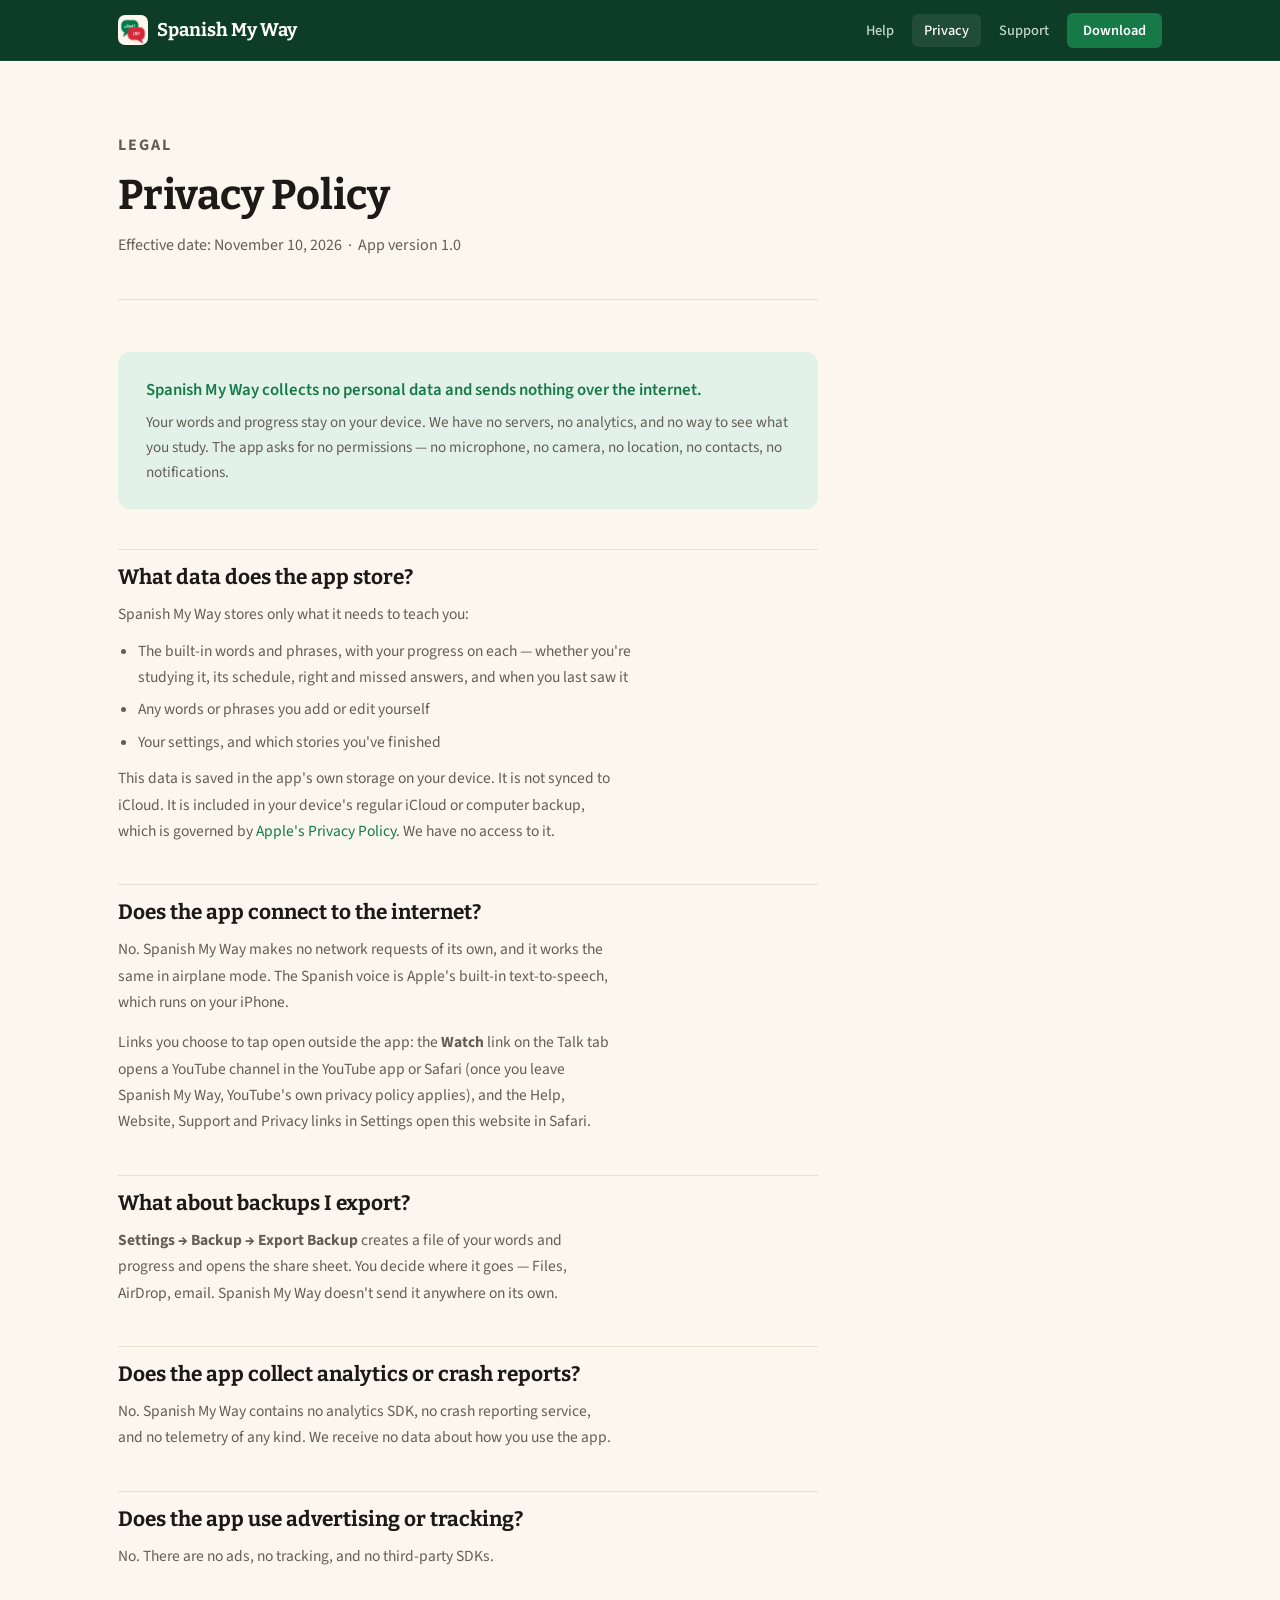
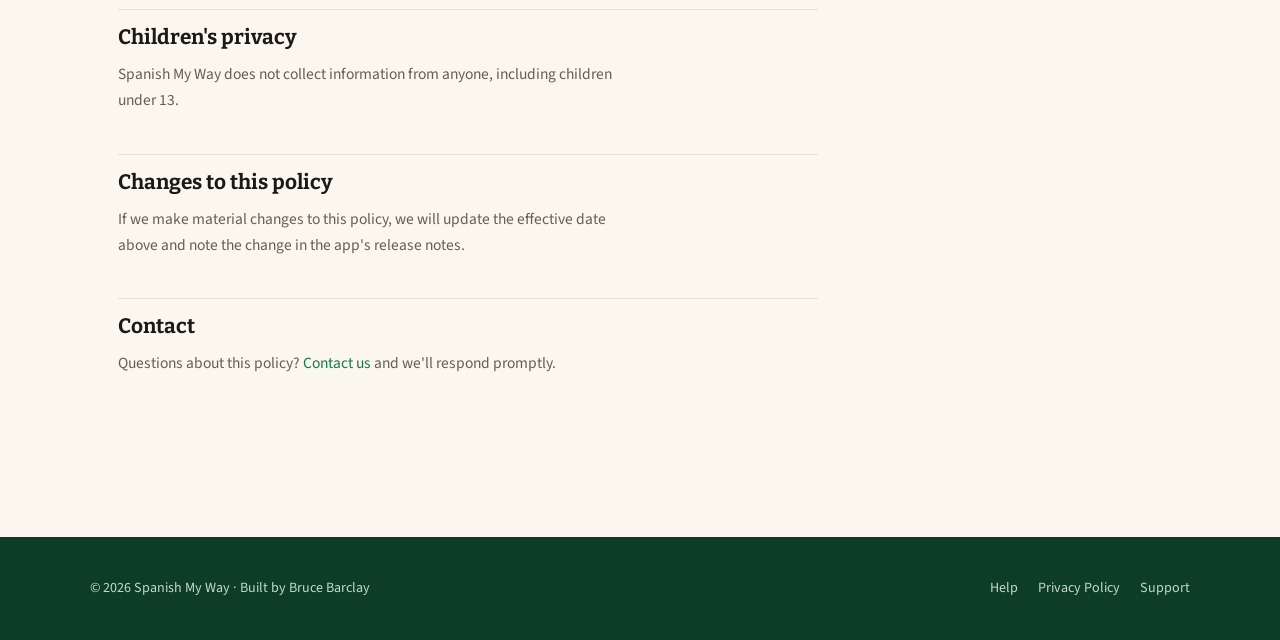
<file: privacy.html>
<!DOCTYPE html>
<html lang="en">
<head>
<meta charset="UTF-8">
<meta name="viewport" content="width=device-width, initial-scale=1.0">
<title>Privacy Policy — Spanish My Way</title>
<meta name="description" content="Spanish My Way collects no personal data and sends nothing over the internet. Your words and progress stay on your device.">
<link rel="icon" type="image/png" href="images/favicon.png">
<link rel="apple-touch-icon" href="images/apple-touch-icon.png">
<link rel="stylesheet" href="style.css">
<style>
.policy-hero {
  padding: 60px 0 40px;
  border-bottom: 1px solid var(--border);
  margin-bottom: 52px;
  max-width: 700px;
}
.policy-hero h1 { font-size: clamp(1.9rem, 3.5vw, 2.6rem); margin-top: .3em; }
.policy-hero p  { font-size: 1rem; color: var(--ink-muted); margin-top: .7em; }

.policy-body { max-width: 700px; }
.policy-body h2 {
  font-size: 1.3rem;
  margin: 40px 0 10px;
  padding-top: 16px;
  border-top: 1px solid var(--border);
}
.policy-body h2:first-child { border-top: none; margin-top: 0; }
.policy-body p, .policy-body li {
  font-size: .97rem;
  color: var(--ink-muted);
  line-height: 1.7;
  max-width: 62ch;
}
.policy-body ul {
  margin: 10px 0 10px 20px;
  display: flex;
  flex-direction: column;
  gap: 6px;
}

.highlight-box {
  background: var(--ember-pale);
  border-radius: 12px;
  padding: 24px 28px;
  margin-bottom: 40px;
}
.highlight-box p {
  font-size: 1.05rem;
  color: var(--ember);
  font-weight: 600;
  max-width: none;
}
.highlight-box span { font-weight: 400; color: var(--ink-muted); display: block; margin-top: 6px; font-size: .95rem; }
</style>
</head>
<body>

<nav class="site-nav" aria-label="Site navigation">
  <div class="nav-inner">
    <a href="index.html" class="nav-logo">
      <img src="images/icon.png" alt="" class="nav-logo-icon">
      Spanish My Way
    </a>
    <ul class="nav-links">
      <li><a href="help.html">Help</a></li>
      <li><a href="privacy.html" aria-current="page">Privacy</a></li>
      <li><a href="support.html">Support</a></li>
      <li><a href="index.html#download" class="nav-cta">Download</a></li>
    </ul>
  </div>
</nav>

<main>
<div class="page-content">

  <div class="policy-hero">
    <p class="eyebrow">Legal</p>
    <h1>Privacy Policy</h1>
    <p>Effective date: November 10, 2026 &nbsp;·&nbsp; App version 1.0</p>
  </div>

  <div class="policy-body">

    <div class="highlight-box">
      <p>Spanish My Way collects no personal data and sends nothing over the internet.</p>
      <span>Your words and progress stay on your device. We have no servers, no analytics, and no way to see what you study. The app asks for no permissions — no microphone, no camera, no location, no contacts, no notifications.</span>
    </div>

    <h2>What data does the app store?</h2>
    <p>Spanish My Way stores only what it needs to teach you:</p>
    <ul>
      <li>The built-in words and phrases, with your progress on each — whether you're studying it, its schedule, right and missed answers, and when you last saw it</li>
      <li>Any words or phrases you add or edit yourself</li>
      <li>Your settings, and which stories you've finished</li>
    </ul>
    <p>This data is saved in the app's own storage on your device. It is not synced to iCloud. It is included in your device's regular iCloud or computer backup, which is governed by <a href="https://www.apple.com/legal/privacy/" target="_blank" rel="noopener">Apple's Privacy Policy</a>. We have no access to it.</p>

    <h2>Does the app connect to the internet?</h2>
    <p>No. Spanish My Way makes no network requests of its own, and it works the same in airplane mode. The Spanish voice is Apple's built-in text-to-speech, which runs on your iPhone.</p>
    <p>Links you choose to tap open outside the app: the <strong>Watch</strong> link on the Talk tab opens a YouTube channel in the YouTube app or Safari (once you leave Spanish My Way, YouTube's own privacy policy applies), and the Help, Website, Support and Privacy links in Settings open this website in Safari.</p>

    <h2>What about backups I export?</h2>
    <p><strong>Settings → Backup → Export Backup</strong> creates a file of your words and progress and opens the share sheet. You decide where it goes — Files, AirDrop, email. Spanish My Way doesn't send it anywhere on its own.</p>

    <h2>Does the app collect analytics or crash reports?</h2>
    <p>No. Spanish My Way contains no analytics SDK, no crash reporting service, and no telemetry of any kind. We receive no data about how you use the app.</p>

    <h2>Does the app use advertising or tracking?</h2>
    <p>No. There are no ads, no tracking, and no third-party SDKs.</p>

    <h2>Children's privacy</h2>
    <p>Spanish My Way does not collect information from anyone, including children under 13.</p>

    <h2>Changes to this policy</h2>
    <p>If we make material changes to this policy, we will update the effective date above and note the change in the app's release notes.</p>

    <h2>Contact</h2>
    <p>Questions about this policy? <a href="support.html">Contact us</a> and we'll respond promptly.</p>

  </div>

</div>
</main>

<footer class="site-footer">
  <div class="footer-inner">
    <span>© 2026 Spanish My Way · Built by Bruce Barclay</span>
    <ul class="footer-links">
      <li><a href="help.html">Help</a></li>
      <li><a href="privacy.html">Privacy Policy</a></li>
      <li><a href="support.html">Support</a></li>
    </ul>
  </div>
</footer>

</body>
</html>
</file>
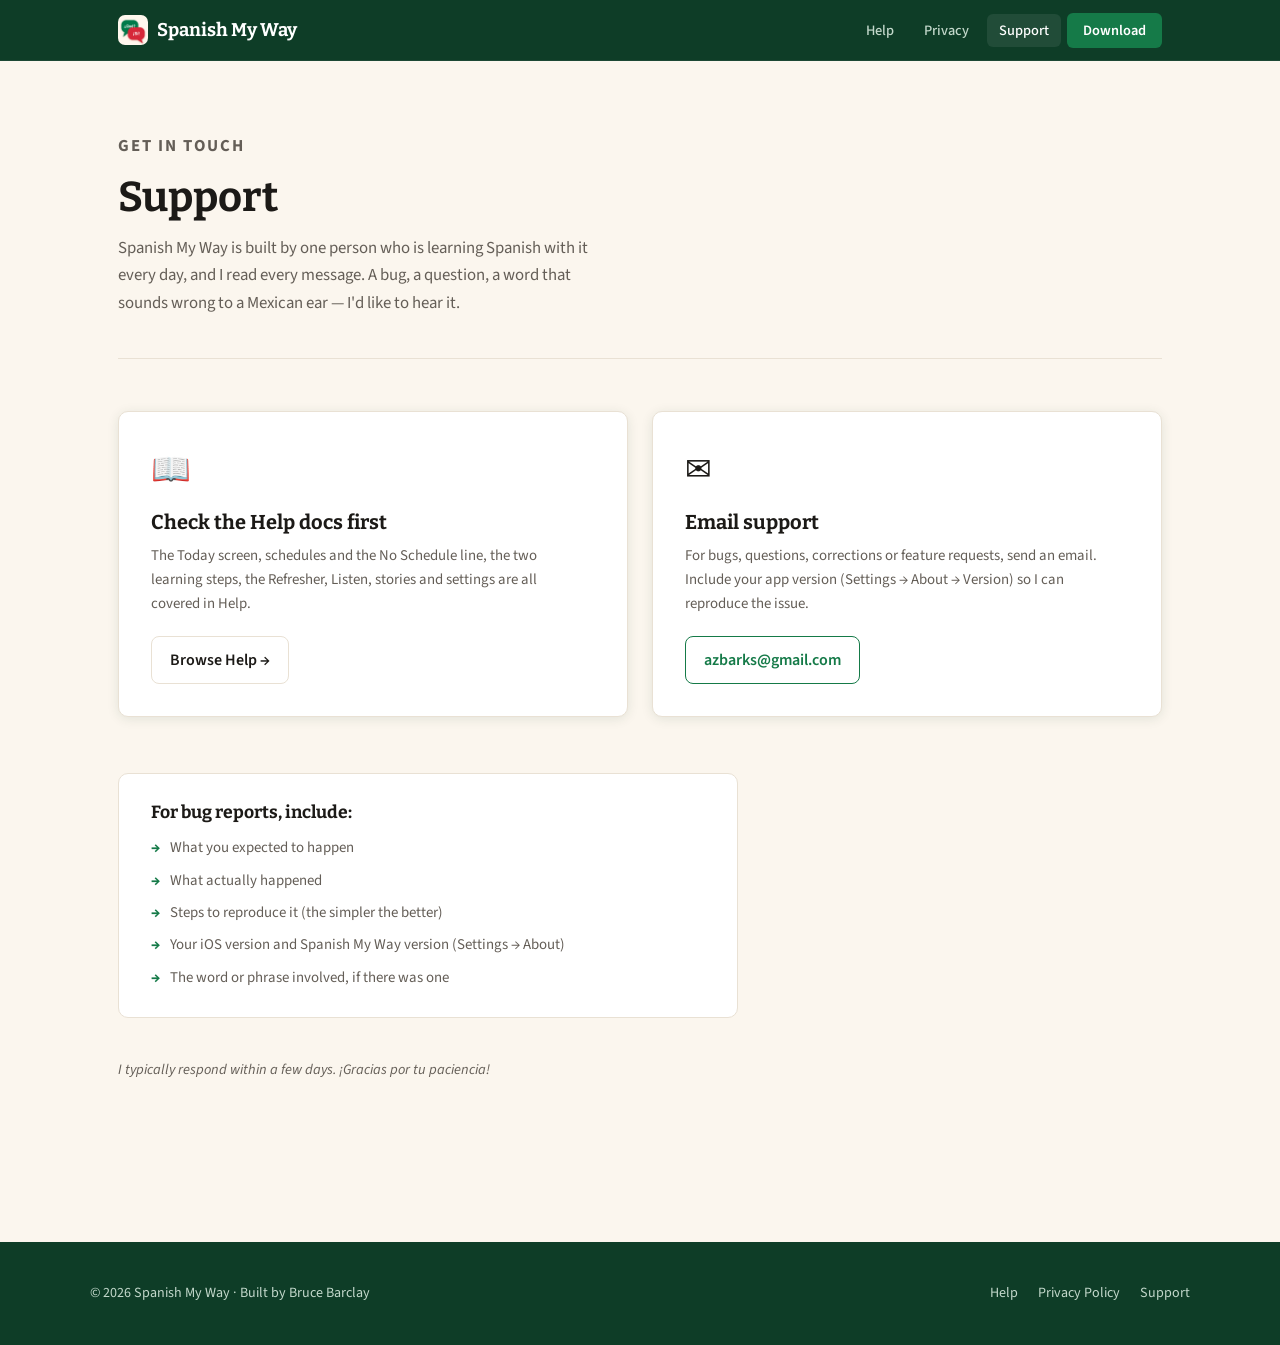
<file: support.html>
<!DOCTYPE html>
<html lang="en">
<head>
<meta charset="UTF-8">
<meta name="viewport" content="width=device-width, initial-scale=1.0">
<title>Support — Spanish My Way</title>
<meta name="description" content="Get help with Spanish My Way. Contact support, report a bug, or suggest a correction.">
<link rel="icon" type="image/png" href="images/favicon.png">
<link rel="apple-touch-icon" href="images/apple-touch-icon.png">
<link rel="stylesheet" href="style.css">
<style>
.support-hero {
  padding: 60px 0 40px;
  border-bottom: 1px solid var(--border);
  margin-bottom: 52px;
}
.support-hero h1 { font-size: clamp(1.9rem, 3.5vw, 2.6rem); margin-top: .3em; }
.support-hero p  { font-size: 1.05rem; color: var(--ink-muted); margin-top: .7em; }

.support-grid {
  display: grid;
  grid-template-columns: 1fr 1fr;
  gap: 24px;
  margin-bottom: 56px;
}

.support-card {
  background: var(--surface);
  border: 1px solid var(--border);
  border-radius: var(--radius);
  padding: 32px;
  box-shadow: var(--shadow);
}
.support-card .card-icon {
  font-size: 2rem;
  margin-bottom: 14px;
  display: block;
}
.support-card h2 { font-size: 1.25rem; margin-bottom: 10px; }
.support-card p  { font-size: .93rem; color: var(--ink-muted); line-height: 1.6; margin-bottom: 20px; }

.email-link,
.help-link {
  display: inline-flex;
  align-items: center;
  gap: 8px;
  font-weight: 600;
  font-size: 1rem;
  padding: 10px 18px;
  border-radius: 8px;
  transition: background .12s;
  text-decoration: none;
  border: 1.5px solid;
}
.email-link { color: var(--ember); border-color: var(--ember); }
.email-link:hover { background: var(--ember-pale); text-decoration: none; }
.help-link { color: var(--ink); border-color: var(--border); }
.help-link:hover { background: var(--flame-light); text-decoration: none; }

/* What to include */
.include-box {
  background: var(--surface);
  border: 1px solid var(--border);
  border-radius: var(--radius);
  padding: 28px 32px;
  max-width: 620px;
}
.include-box h3 { font-size: 1.1rem; margin-bottom: 14px; }
.include-list {
  list-style: none;
  display: flex;
  flex-direction: column;
  gap: 10px;
}
.include-list li {
  display: flex;
  gap: 10px;
  font-size: .93rem;
  color: var(--ink-muted);
  line-height: 1.5;
}
.include-list li::before {
  content: '→';
  color: var(--ember);
  font-weight: 700;
  flex-shrink: 0;
}

.response-note {
  margin-top: 40px;
  font-size: .9rem;
  color: var(--ink-muted);
  font-style: italic;
}

@media (max-width: 640px) {
  .support-grid { grid-template-columns: 1fr; }
}
</style>
</head>
<body>

<nav class="site-nav" aria-label="Site navigation">
  <div class="nav-inner">
    <a href="index.html" class="nav-logo">
      <img src="images/icon.png" alt="" class="nav-logo-icon">
      Spanish My Way
    </a>
    <ul class="nav-links">
      <li><a href="help.html">Help</a></li>
      <li><a href="privacy.html">Privacy</a></li>
      <li><a href="support.html" aria-current="page">Support</a></li>
      <li><a href="index.html#download" class="nav-cta">Download</a></li>
    </ul>
  </div>
</nav>

<main>
<div class="page-content">

  <div class="support-hero">
    <p class="eyebrow">Get in touch</p>
    <h1>Support</h1>
    <p>Spanish My Way is built by one person who is learning Spanish with it every day, and I read every message. A bug, a question, a word that sounds wrong to a Mexican ear — I'd like to hear it.</p>
  </div>

  <div class="support-grid">
    <div class="support-card">
      <span class="card-icon">📖</span>
      <h2>Check the Help docs first</h2>
      <p>The Today screen, schedules and the No Schedule line, the two learning steps, the Refresher, Listen, stories and settings are all covered in Help.</p>
      <a href="help.html" class="help-link">Browse Help &rarr;</a>
    </div>

    <div class="support-card">
      <span class="card-icon">✉️</span>
      <h2>Email support</h2>
      <p>For bugs, questions, corrections or feature requests, send an email. Include your app version (Settings → About → Version) so I can reproduce the issue.</p>
      <a href="mailto:azbarks@gmail.com?subject=Spanish%20Helper" class="email-link">azbarks@gmail.com</a>
    </div>
  </div>

  <div class="include-box">
    <h3>For bug reports, include:</h3>
    <ul class="include-list">
      <li>What you expected to happen</li>
      <li>What actually happened</li>
      <li>Steps to reproduce it (the simpler the better)</li>
      <li>Your iOS version and Spanish My Way version (Settings → About)</li>
      <li>The word or phrase involved, if there was one</li>
    </ul>
  </div>

  <p class="response-note">I typically respond within a few days. ¡Gracias por tu paciencia!</p>

</div>
</main>

<footer class="site-footer">
  <div class="footer-inner">
    <span>© 2026 Spanish My Way · Built by Bruce Barclay</span>
    <ul class="footer-links">
      <li><a href="help.html">Help</a></li>
      <li><a href="privacy.html">Privacy Policy</a></li>
      <li><a href="support.html">Support</a></li>
    </ul>
  </div>
</footer>

</body>
</html>
</file>
<file: style.css>
/* Spanish My Way — shared stylesheet
   Same layout system as the ScoreIt / GrillIt / BookIt / PrayIt / RememberIt sites; colors from
   the Spanish My Way icon (green "¿Qué?" bubble, red "¡Sí!" bubble, warm cream). Token names
   (--ember, --flame) are kept from the GrillIt stylesheet so page styles copy across. */

@import url('https://fonts.googleapis.com/css2?family=Bitter:ital,wght@0,500;0,700;0,800;1,500&family=Source+Sans+3:wght@400;500;600;700&display=swap');

/* ── Tokens ── */
:root {
  --ink:         #1C1A17;
  --ink-muted:   #645E57;
  --char-deep:   #0E3D27;   /* deep green */
  --ember:       #157A48;   /* accent green (the ¿Qué? bubble) */
  --ember-pale:  #E2F2E8;
  --flame:       #D22B3B;   /* red (the ¡Sí! bubble) */
  --flame-light: #FBE5E6;
  --ground:      #FBF6EE;   /* warm cream, like the icon */
  --surface:     #FFFFFF;
  --border:      #E9E1D4;
  --nav-bg:      #0E3D27;
  --nav-text:    #C3D8CB;
  --radius:      10px;
  --shadow:      0 2px 12px rgba(14,61,39,.10);
}

@media (prefers-color-scheme: dark) {
  :root:not([data-theme="light"]) {
    --ink:         #F1EEE9;
    --ink-muted:   #B0A89D;
    --char-deep:   #0A2C1C;
    --ember:       #5CC28A;
    --ember-pale:  #17301F;
    --flame:       #F0636F;
    --flame-light: #3A1A1D;
    --ground:      #121510;
    --surface:     #1B201A;
    --border:      #2E352B;
    --nav-bg:      #08190F;
    --nav-text:    #9CB2A4;
    --shadow:      0 2px 16px rgba(0,0,0,.45);
  }
}

:root[data-theme="dark"] {
  --ink:         #F1EEE9;
  --ink-muted:   #B0A89D;
  --char-deep:   #0A2C1C;
  --ember:       #5CC28A;
  --ember-pale:  #17301F;
  --flame:       #F0636F;
  --flame-light: #3A1A1D;
  --ground:      #121510;
  --surface:     #1B201A;
  --border:      #2E352B;
  --nav-bg:      #08190F;
  --nav-text:    #9CB2A4;
  --shadow:      0 2px 16px rgba(0,0,0,.45);
}

/* ── Reset & Base ── */
*, *::before, *::after { box-sizing: border-box; margin: 0; padding: 0; }

html { scroll-behavior: smooth; }

body {
  font-family: 'Source Sans 3', system-ui, sans-serif;
  font-size: 17px;
  line-height: 1.65;
  color: var(--ink);
  background: var(--ground);
  -webkit-font-smoothing: antialiased;
}

h1, h2, h3, h4 {
  font-family: 'Bitter', Georgia, serif;
  font-weight: 700;
  line-height: 1.2;
  text-wrap: balance;
  color: var(--ink);
}

a { color: var(--ember); text-decoration: none; }
a:hover { text-decoration: underline; }
a:focus-visible { outline: 2px solid var(--flame); outline-offset: 3px; border-radius: 2px; }

p { max-width: 62ch; }
p + p { margin-top: .9em; }

/* ── Nav ── */
.site-nav {
  position: sticky;
  top: 0;
  z-index: 100;
  background: var(--nav-bg);
  border-bottom: 1px solid rgba(255,255,255,.06);
}

.nav-inner {
  max-width: 1100px;
  margin: 0 auto;
  padding: 0 28px;
  height: 60px;
  display: flex;
  align-items: center;
  justify-content: space-between;
  gap: 24px;
}

.nav-logo {
  font-family: 'Bitter', serif;
  font-size: 1.15rem;
  font-weight: 700;
  color: #FFFFFF;
  display: flex;
  align-items: center;
  gap: 9px;
  text-decoration: none;
}
.nav-logo:hover { text-decoration: none; }

.nav-logo-icon {
  width: 30px; height: 30px;
  border-radius: 7px;
  display: block;
}

.nav-links {
  display: flex;
  align-items: center;
  gap: 6px;
  list-style: none;
}

.nav-links a {
  color: var(--nav-text);
  font-size: .9rem;
  font-weight: 500;
  padding: 6px 12px;
  border-radius: 6px;
  transition: color .15s, background .15s;
  text-decoration: none;
}
.nav-links a:hover,
.nav-links a[aria-current="page"] {
  color: #FFFFFF;
  background: rgba(255,255,255,.08);
}

.nav-cta {
  background: var(--ember) !important;
  color: #fff !important;
  font-weight: 600 !important;
  padding: 7px 16px !important;
}
.nav-cta:hover { background: #10603A !important; }

/* ── Page wrapper ── */
.page-content {
  max-width: 1100px;
  margin: 0 auto;
  padding: 0 28px 80px;
}

/* ── Buttons ── */
.btn {
  display: inline-flex;
  align-items: center;
  gap: 8px;
  padding: 13px 26px;
  border-radius: 10px;
  font-family: 'Source Sans 3', sans-serif;
  font-size: 1rem;
  font-weight: 600;
  cursor: pointer;
  border: none;
  text-decoration: none;
  transition: transform .12s, box-shadow .12s;
}
.btn:hover { transform: translateY(-1px); box-shadow: 0 4px 14px rgba(0,0,0,.18); text-decoration: none; }
.btn:active { transform: none; }

.btn-primary {
  background: var(--ember);
  color: #fff;
}
.btn-ghost {
  background: transparent;
  color: var(--ink);
  border: 1.5px solid var(--border);
}
.btn-ghost:hover { background: var(--ember-pale); }

/* ── Footer ── */
.site-footer {
  background: var(--nav-bg);
  color: var(--nav-text);
  padding: 40px 28px;
  margin-top: 80px;
  font-size: .88rem;
}

.footer-inner {
  max-width: 1100px;
  margin: 0 auto;
  display: flex;
  justify-content: space-between;
  align-items: center;
  flex-wrap: wrap;
  gap: 16px;
}

.footer-links {
  display: flex;
  gap: 20px;
  list-style: none;
}
.footer-links a {
  color: var(--nav-text);
  font-size: .88rem;
}
.footer-links a:hover { color: #fff; }

/* ── Utilities ── */
.eyebrow {
  font-family: 'Source Sans 3', sans-serif;
  font-size: .78rem;
  font-weight: 700;
  letter-spacing: .12em;
  text-transform: uppercase;
  color: var(--ember);
}

.section-title {
  font-size: clamp(1.6rem, 3vw, 2.2rem);
  margin-top: .4em;
  margin-bottom: 1.1em;
}

.card {
  background: var(--surface);
  border: 1px solid var(--border);
  border-radius: var(--radius);
  padding: 28px;
  box-shadow: var(--shadow);
}

/* ── Responsive nav ── */
@media (max-width: 640px) {
  .nav-links li:not(:last-child) { display: none; }
  .nav-inner { padding: 0 16px; }
  .page-content { padding: 0 16px 60px; }
}
</file>
